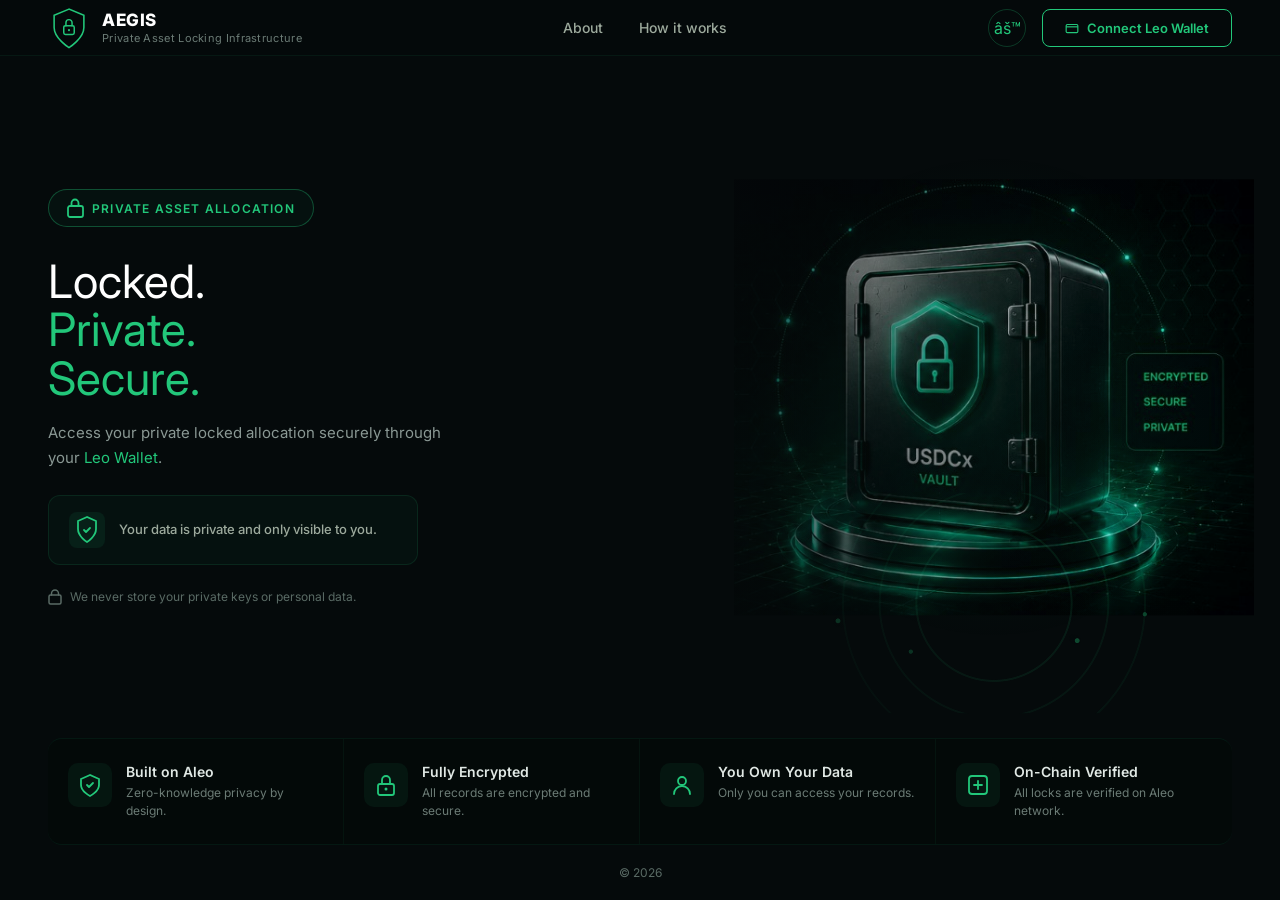
<file: index.html>
<!DOCTYPE html>
<html lang="en">
<head>
<meta charset="UTF-8">
<meta name="viewport" content="width=device-width, initial-scale=1.0, maximum-scale=1.0">
<title>AEGIS - Private Asset Locking Infrastructure</title>
<link rel="preconnect" href="https://fonts.googleapis.com">
<link href="https://fonts.googleapis.com/css2?family=Inter:wght@400;500;600;700;800;900&display=swap" rel="stylesheet">
<style>
*{margin:0;padding:0;box-sizing:border-box}
html{scrollbar-width:thin;scrollbar-color:#1a2a24 #050a0b}
body{background:#050a0b;color:#c8d1ce;font-family:"Inter",sans-serif;overflow-x:hidden;min-height:100vh;display:flex;flex-direction:column;-webkit-font-smoothing:antialiased}
a{text-decoration:none;color:inherit}

/* ====== HEADER DESKTOP ====== */
.hdr{display:flex;align-items:center;justify-content:space-between;padding:0 48px;height:56px;border-bottom:1px solid rgba(34,199,122,.08);background:rgba(5,10,11,.92);backdrop-filter:blur(10px);position:sticky;top:0;z-index:50}
.hdr-left{display:flex;align-items:center;gap:12px}
.hdr-logo{width:42px;height:42px;color:#22c77a;flex-shrink:0}
.hdr-logo svg{width:42px;height:48px;display:block}
.hdr-brand h1{font-size:17px;font-weight:800;color:#fff;letter-spacing:.5px;line-height:1.2}
.hdr-brand h1 span{color:#22c77a}
.hdr-brand p{font-size:11px;color:#6b7b75;letter-spacing:.3px}
.hdr-nav{display:flex;align-items:center;gap:36px}
.hdr-nav a{color:#9daa9d;font-size:14px;font-weight:500;transition:color .2s}
.hdr-nav a:hover{color:#22c77a}
.hdr-right{display:flex;align-items:center;gap:16px}
.hdr-gear{width:38px;height:38px;border:1px solid rgba(34,199,122,.25);border-radius:50%;display:flex;align-items:center;justify-content:center;color:#22c77a;font-size:16px;cursor:pointer;transition:border-color .2s}
.hdr-gear:hover{border-color:rgba(34,199,122,.5)}
.btn-connect{display:flex;align-items:center;gap:8px;padding:10px 22px;border:1.5px solid #22c77a;border-radius:8px;background:transparent;color:#22c77a;font-size:13px;font-weight:600;cursor:pointer;font-family:inherit;transition:all .2s}
.btn-connect:hover{background:rgba(34,199,122,.1)}

/* ====== HERO DESKTOP ====== */
.hero{position:relative;display:flex;align-items:stretch;flex:1;max-width:1400px;margin:0 auto;width:100%;overflow:hidden;min-height:480px}
.hero-bg{position:absolute;top:0;left:0;width:100%;height:100%;pointer-events:none;z-index:0;overflow:hidden}
.vault-wrapper{position:absolute;right:2%;top:50%;transform:translateY(-50%);width:min(42vw,520px);height:auto;z-index:1}
.vault-glow{position:absolute;top:50%;left:50%;transform:translate(-50%,-50%);width:120%;height:120%;background:radial-gradient(circle,rgba(34,199,122,.08) 0%,transparent 60%);pointer-events:none}
.vault-effects{position:absolute;inset:0;pointer-events:none}
.vault-effects::before{content:"";position:absolute;left:50%;top:72%;width:100%;height:min(18vw,220px);transform:translate(-50%,0);pointer-events:none;opacity:.6;background:radial-gradient(circle at 50% 50%,transparent 0 27%,rgba(34,199,122,.18) 27.3% 27.7%,transparent 28% 40%,rgba(34,199,122,.13) 40.3% 40.7%,transparent 41% 53%,rgba(34,199,122,.10) 53.3% 53.7%,transparent 54%),radial-gradient(circle at 20% 58%,rgba(34,199,122,.65) 0 2px,transparent 2.8px),radial-gradient(circle at 34% 72%,rgba(34,199,122,.55) 0 1.7px,transparent 2.5px),radial-gradient(circle at 66% 67%,rgba(34,199,122,.62) 0 2px,transparent 2.8px),radial-gradient(circle at 79% 55%,rgba(34,199,122,.55) 0 1.7px,transparent 2.5px);filter:drop-shadow(0 0 7px rgba(34,199,122,.18))}
.vault-image{width:100%;height:auto;object-fit:contain;mix-blend-mode:screen;opacity:.92;filter:saturate(1.05) contrast(1.02);display:block}
.hero-overlay{position:absolute;top:0;left:0;width:100%;height:100%;background:linear-gradient(to right,rgba(5,10,11,1) 0%,rgba(5,10,11,1) 30%,rgba(5,10,11,.95) 45%,rgba(5,10,11,.6) 60%,rgba(5,10,11,.15) 80%,transparent 95%);z-index:2}
.hero-content{position:relative;z-index:3;flex:0 0 50%;max-width:500px;padding:40px 40px 40px 48px;display:flex;flex-direction:column;justify-content:center}

/* ====== BADGE ====== */
.badge{display:inline-flex;align-items:center;gap:8px;padding:8px 18px;border:1px solid rgba(34,199,122,.35);border-radius:30px;font-size:12px;font-weight:600;color:#22c77a;letter-spacing:1.2px;margin-bottom:30px;background:rgba(34,199,122,.04);align-self:flex-start;white-space:nowrap}
.badge-lock{width:17px;height:20px;display:inline-flex;align-items:center;justify-content:center;flex-shrink:0;color:currentColor}
.badge-lock svg{width:17px;height:20px;display:block}

/* ====== HEADING ====== */
.heading{margin-bottom:18px;line-height:1.05}
.heading .w{font-size:46px;font-weight:400;color:#fff;display:block}
.heading .g{font-size:46px;font-weight:400;color:#22c77a;display:block}

/* ====== SUB ====== */
.sub{font-size:15px;color:#8a9894;line-height:1.7;margin-bottom:24px;max-width:400px}
.sub a{color:#22c77a}

/* ====== PRIVACY CARD ====== */
.priv-box{display:flex;align-items:center;gap:14px;background:rgba(34,199,122,.04);border:1px solid rgba(34,199,122,.12);border-radius:12px;padding:16px 20px;margin-bottom:18px;max-width:370px}
.priv-icon{width:36px;height:36px;background:rgba(34,199,122,.08);border-radius:8px;display:flex;align-items:center;justify-content:center;flex-shrink:0;color:#22c77a}
.priv-icon svg{width:24px;height:28px;display:block}
.priv-text{font-size:13px;color:#9daa9d;line-height:1.5;font-weight:500}

/* ====== PRIVACY NOTE ====== */
.privacy-note{display:flex;align-items:center;gap:8px;margin-top:6px;font-size:12px;color:#5a6b65}
.privacy-note svg{width:14px;height:16px;flex-shrink:0;color:#5a6b65}

/* ====== FEATURES DESKTOP ====== */
.features{display:grid;grid-template-columns:repeat(4,1fr);border-top:1px solid rgba(34,199,122,.08);border-bottom:1px solid rgba(34,199,122,.08);margin:0 48px;background:rgba(2,9,7,.4);border-radius:14px;overflow:hidden}
.f{padding:24px 20px;border-right:1px solid rgba(34,199,122,.06);display:flex;align-items:flex-start;gap:14px}
.f:last-child{border-right:none}
.fi{width:44px;height:44px;background:rgba(34,199,122,.07);border-radius:10px;display:flex;align-items:center;justify-content:center;flex-shrink:0;color:#22c77a}
.fi svg{width:24px;height:24px;display:block}
.f h3{font-size:14px;font-weight:600;color:#e0e8e4;margin-bottom:4px}
.f p{font-size:12px;color:#6b7b75;line-height:1.5}

/* ====== FOOTER DESKTOP ====== */
.ftr{padding:20px 48px;text-align:center;font-size:12px;color:#3e4e48;display:flex;align-items:center;justify-content:center;gap:16px;margin-top:auto}
.ftr .copy{color:#5a6b65}

/* ====================================================
   MOBILE â€” â‰¤600px
   ==================================================== */
@media screen and (max-width:600px){
  html,body{width:100%;max-width:100%;min-width:0;overflow-x:hidden}
  body{overflow-y:auto}

  /* HEADER */
  .hdr{padding:0 12px;height:52px;min-height:52px}
  .hdr-left{gap:6px;min-width:0;flex:1 1 0}
  .hdr-logo{width:28px;height:28px;flex-shrink:0}
  .hdr-logo svg{width:28px;height:32px}
  .hdr-brand{min-width:0;overflow:hidden}
  .hdr-brand h1{font-size:11px;letter-spacing:.2px;white-space:nowrap}
  .hdr-brand p{display:none}
  .hdr-nav{display:none}
  .hdr-right{gap:6px;flex-shrink:0}
  .hdr-gear{width:26px;height:26px;font-size:11px;border-width:1px}
  .btn-connect{padding:5px 8px;gap:3px;font-size:8px;border-radius:5px;white-space:nowrap;overflow:hidden}
  .btn-connect svg{width:10px;height:10px;flex-shrink:0}

  /* HERO â€” full-width block */
  .hero{display:block !important;min-height:0 !important;height:auto !important;flex:none !important;overflow:hidden !important;max-width:none !important;position:relative !important}

  /* Vault â€” RIGHT side, behind text */
  .hero-bg{position:absolute;top:0;left:0;right:0;bottom:0;z-index:1;overflow:hidden}
  .vault-wrapper{position:absolute;right:-18px;top:72px;width:165px;z-index:1;transform:none}
  .vault-glow{display:none}
  .vault-effects{display:none}
  .vault-image{width:100%;height:auto;mix-blend-mode:screen;opacity:.82;filter:brightness(1.12) contrast(1.06) saturate(1.08)}
  .hero-overlay{display:block;position:absolute;top:0;left:0;width:100%;height:100%;background:linear-gradient(to right,rgba(5,10,11,1) 0%,rgba(5,10,11,.98) 30%,rgba(5,10,11,.82) 50%,rgba(5,10,11,.45) 70%,rgba(5,10,11,.15) 90%,transparent 100%);z-index:2}

  /* Text column */
  .hero-content{position:relative;z-index:3;flex:none;width:100%;max-width:100%;padding:16px 16px 8px;display:flex;flex-direction:column}

  .badge{padding:5px 12px;font-size:7.5px;letter-spacing:.7px;margin-bottom:14px;border-radius:20px}
  .badge-lock{width:11px;height:13px}
  .badge-lock svg{width:11px;height:13px}

  .heading{margin-bottom:8px}
  .heading .w,.heading .g{font-size:26px;line-height:1.02}

  .sub{font-size:11px;line-height:1.45;margin-bottom:14px;max-width:190px}

  .priv-box{max-width:328px;padding:10px 12px;gap:10px;margin-bottom:10px;border-radius:10px}
  .priv-icon{width:26px;height:26px;border-radius:6px}
  .priv-icon svg{width:16px;height:20px}
  .priv-text{font-size:10.5px;line-height:1.35}

  .privacy-note{font-size:9px;margin-top:4px}
  .privacy-note svg{width:10px;height:12px}

  /* FEATURES â€” single column stacked rows */
  .features{display:flex !important;flex-direction:column !important;margin:8px 16px;border-radius:10px;gap:0 !important;grid-template-columns:none !important}
  .f{padding:10px 14px;gap:10px;align-items:center;border-right:none !important;border-bottom:1px solid rgba(34,199,122,.06);min-height:44px;grid-column:auto !important;grid-row:auto !important}
  .f:last-child{border-bottom:none}
  .fi{width:30px;height:30px;border-radius:7px;flex-shrink:0}
  .fi svg{width:16px;height:16px}
  .f h3{font-size:11px;margin-bottom:0;white-space:nowrap}
  .f p{font-size:9px;line-height:1.25}

  /* FOOTER */
  .ftr{padding:12px 16px 16px;font-size:10px}
}

/* ====== 360px TWEAKS ====== */
@media screen and (max-width:380px){
  .vault-wrapper{
    position:absolute !important;
    width:200px !important;
    right:40px !important;
    top:-30px !important;
    bottom:auto !important;
    z-index:3;
    transform:none !important;
  }

  .heading .w,.heading .g{
    font-size:24px;
  }

  .sub{
    font-size:10px;
    max-width:175px;
  }
}

/* ====== 375â€“414px ====== */
@media screen and (min-width:361px) and (max-width:600px){
  .vault-wrapper{
    position:absolute !important;
    width:180px !important;
    right:35px !important;
    top:20px !important;
    bottom:auto !important;
    transform:none !important;
  }

  .heading .w,
  .heading .g{
    font-size:29px;
    line-height:1.05;
  }

  .sub{
    max-width:200px;
    font-size:12px;
    line-height:1.45;
  }

 .priv-text{
  font-size:12px;
  white-space:nowrap;
}

.priv-box{
  width:calc(100% + 8px);
  max-width:none;
}

.privacy-note{
  font-size:12px;
  line-height:1.4;
}

  .f h3{
    font-size:17px;
  }

  .f p{
    font-size:13px;
    line-height:1.3;
  }
.features{
  background:#03120f;
  border:1px solid rgba(0,230,150,.28);
  border-radius:18px;
  padding:6px 0;
  box-shadow:0 0 18px rgba(0,230,150,.06);
}

.f + .f{
  border-top:1px solid rgba(0,230,150,.12);
}
/* Ù†Ù‚Ø§Ø· Ù…ØªÙˆÙ‡Ø¬Ø© Ø­ÙˆÙ„ Ø§Ù„Ø®Ø²Ù†Ø© */
.vault-wrapper{
  overflow:visible;
}

.vault-wrapper::before,
.vault-wrapper::after{
  content:"";
  position:absolute;
  border-radius:50%;
  pointer-events:none;
  background:#16e7a3;
  filter:drop-shadow(0 0 5px rgba(22,231,163,.9));
  animation:vaultDots 2.8s ease-in-out infinite alternate;
}

.vault-wrapper::before{
  width:5px;
  height:5px;
  top:18px;
  left:-14px;
  box-shadow:
    30px -20px 0 -1px #0b9f75,
    175px -8px 0 1px #1cf0af,
    205px 55px 0 -1px #0acb8c,
    185px 140px 0 0 #15e4a0,
    15px 180px 0 -1px #0ab67e,
    -20px 105px 0 1px #20f5b4;
}

.vault-wrapper::after{
  width:3px;
  height:3px;
  top:48px;
  left:8px;
  opacity:.8;
  box-shadow:
    45px -30px 0 0 #1cf0af,
    155px 18px 0 -1px #0b9f75,
    215px 95px 0 0 #16e7a3,
    130px 175px 0 1px #0acb8c,
    -12px 145px 0 0 #1cf0af;
}

@keyframes vaultDots{
  from{opacity:.45}
  to{opacity:1}
}
}

/* ====== TABLET LANDSCAPE ====== */
@media screen and (min-width:601px) and (max-width:900px){
  .vault-wrapper{width:min(38vw,420px);right:0}
  .features{margin:0 20px}
  .hdr{padding:0 20px}
  .hero-content{padding:30px 24px 30px 32px}
}
</style>
</head>
<body>

<header class="hdr">
  <div class="hdr-left">
    <div class="hdr-logo" aria-label="AEGIS logo">
      <svg viewBox="0 0 48 54" fill="none">
        <path d="M24 2L7 9v14c0 12.5 17 23 17 23s17-10.5 17-23V9L24 2Z" stroke="currentColor" stroke-width="1.8"/>
        <rect x="18" y="21" width="12" height="10" rx="2" stroke="currentColor" stroke-width="1.7"/>
        <path d="M20.5 21v-3.5a3.5 3.5 0 0 1 7 0V21" stroke="currentColor" stroke-width="1.7" stroke-linecap="round"/>
        <circle cx="24" cy="26" r="1.2" fill="currentColor"/>
      </svg>
    </div>
    <div class="hdr-brand">
      <h1>AEGIS</h1>
      <p>Private Asset Locking Infrastructure</p>
    </div>
  </div>
  <nav class="hdr-nav">
    <a href="index.html">About</a>
    <a href="page2.html">How it works</a>
  </nav>
  <div class="hdr-right">
    <div class="hdr-gear">âš™</div>
    <button id="connectWalletButton" class="btn-connect" type="button">
      <svg width="14" height="14" viewBox="0 0 24 24" fill="none" stroke="currentColor" stroke-width="2"><rect x="2" y="6" width="20" height="14" rx="2"/><path d="M2 10h20"/></svg>
      Connect Leo Wallet
    </button>
  </div>
</header>

<section class="hero">
  <div class="hero-bg" aria-hidden="true">
    <div class="vault-wrapper">
      <div class="vault-glow"></div>
      <div class="vault-effects"></div>
      <img class="vault-image" src="[data-uri]" alt="AEGIS Vault — Private, Encrypted, Secure">
    </div>
    <div class="hero-overlay"></div>
  </div>

  <div class="hero-content">
    <div class="badge">
      <div class="badge-lock">
        <svg viewBox="0 0 17 20" fill="none"><rect x="1" y="8" width="15" height="11" rx="2" stroke="currentColor" stroke-width="1.8"/><path d="M4.5 8V5a3.5 3.5 0 0 1 7 0v3" stroke="currentColor" stroke-width="1.8" stroke-linecap="round"/></svg>
      </div>
      PRIVATE ASSET ALLOCATION
    </div>

    <div class="heading">
      <span class="w">Locked.</span>
      <span class="g">Private.</span>
      <span class="g">Secure.</span>
    </div>

    <p class="sub">Access your private locked allocation securely through your <a href="#">Leo Wallet</a>.</p>

    <div class="priv-box">
      <div class="priv-icon">
        <svg viewBox="0 0 24 28" fill="none"><path d="M12 1L3 5v8c0 7.5 9 13 9 13s9-5.5 9-13V5L12 1Z" stroke="currentColor" stroke-width="1.8"/><path d="M9 14l2 2 4-4" stroke="currentColor" stroke-width="1.8" stroke-linecap="round" stroke-linejoin="round"/></svg>
      </div>
      <div class="priv-text">Your data is private and only visible to you.</div>
    </div>

    <div class="privacy-note">
      <svg viewBox="0 0 14 16" fill="none"><rect x="1" y="6" width="12" height="9" rx="1.5" stroke="currentColor" stroke-width="1.5"/><path d="M3.5 6V4.5a3.5 3.5 0 0 1 7 0V6" stroke="currentColor" stroke-width="1.5" stroke-linecap="round"/></svg>
      We never store your private keys or personal data.
    </div>
  </div>
</section>

<div class="features">
  <div class="f">
    <div class="fi">
      <svg viewBox="0 0 24 24" fill="none"><path d="M12 2L3 6v6c0 6.5 9 11 9 11s9-4.5 9-11V6L12 2Z" stroke="currentColor" stroke-width="1.8"/><path d="M9 12l2 2 4-4" stroke="currentColor" stroke-width="1.8" stroke-linecap="round" stroke-linejoin="round"/></svg>
    </div>
    <div><h3>Built on Aleo</h3><p>Zero-knowledge privacy by design.</p></div>
  </div>
  <div class="f">
    <div class="fi">
      <svg viewBox="0 0 24 24" fill="none"><rect x="4" y="11" width="16" height="11" rx="2" stroke="currentColor" stroke-width="1.8"/><path d="M8 11V7a4 4 0 0 1 8 0v4" stroke="currentColor" stroke-width="1.8"/><circle cx="12" cy="16" r="1.5" fill="currentColor"/></svg>
    </div>
    <div><h3>Fully Encrypted</h3><p>All records are encrypted and secure.</p></div>
  </div>
  <div class="f">
    <div class="fi">
      <svg viewBox="0 0 24 24" fill="none"><circle cx="12" cy="8" r="4" stroke="currentColor" stroke-width="1.8"/><path d="M4 21c0-4.4 3.6-8 8-8s8 3.6 8 8" stroke="currentColor" stroke-width="1.8" stroke-linecap="round"/></svg>
    </div>
    <div><h3>You Own Your Data</h3><p>Only you can access your records.</p></div>
  </div>
  <div class="f">
    <div class="fi">
      <svg viewBox="0 0 24 24" fill="none"><rect x="3" y="3" width="18" height="18" rx="3" stroke="currentColor" stroke-width="1.8"/><path d="M8 12h8M12 8v8" stroke="currentColor" stroke-width="1.8" stroke-linecap="round"/></svg>
    </div>
    <div><h3>On-Chain Verified</h3><p>All locks are verified on Aleo network.</p></div>
  </div>
</div>

<footer class="ftr">
  <span class="copy">&copy; 2026</span>
</footer>

<script src="./leo-wallet.bundle.js"></script>
</body>
</html>
</file>
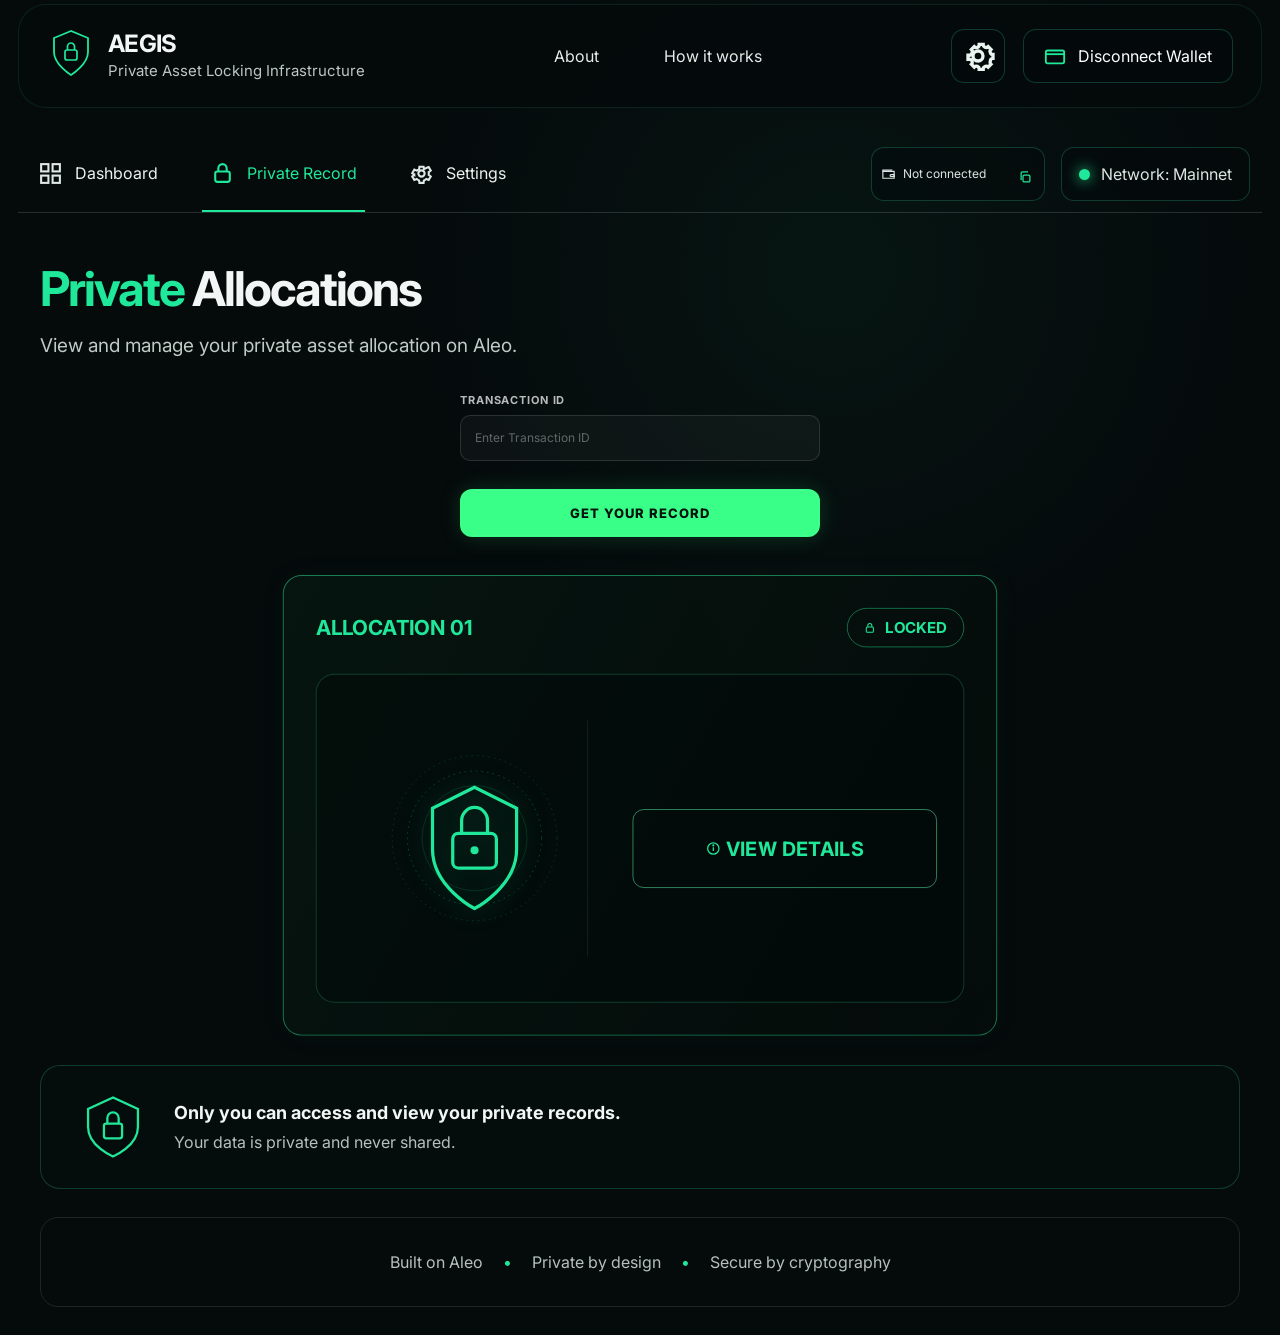
<file: page2.html>
<!doctype html>
<html lang="en">
<head>
<meta charset="utf-8">
<meta name="viewport" content="width=device-width,initial-scale=1">
<title>Private Allocations | AEGIS</title>

<link rel="preconnect" href="https://fonts.googleapis.com">
<link href="https://fonts.googleapis.com/css2?family=Inter:wght@400;500;600;700;800&display=swap" rel="stylesheet">

<link rel="stylesheet" href="app.css">

<style>

/* =========================================================
   PAGE 2 OVERRIDES
   ========================================================= */

body {
  overflow-x: hidden;
}

/* =========================================================
   WALLET ADDRESS
   Shows approximately 10–15 characters + copy button
   ========================================================= */

.wallet-chip {
  width: auto !important;
  min-width: 155px !important;
  max-width: 190px !important;

  padding: 7px 9px !important;
  gap: 7px !important;

  display: inline-flex !important;
  align-items: center !important;
}

.wallet-chip span[data-wallet] {
  display: block !important;

  width: 105px !important;
  max-width: 105px !important;

  overflow: hidden !important;
  white-space: nowrap !important;
  text-overflow: ellipsis !important;

  font-size: 12px !important;
  line-height: 1.2 !important;
}

.wallet-chip button {
  flex: 0 0 auto !important;
  padding: 2px !important;

  width: 20px !important;
  height: 20px !important;
}

/* =========================================================
   TRANSACTION ID
   ========================================================= */

.transaction-id-wrap {
  width: min(360px, 90%) !important;

  margin: 28px auto 0 !important;
}

.transaction-id-wrap label {
  display: block !important;

  margin-bottom: 8px !important;

  font-family: Inter, sans-serif !important;
  font-size: 11px !important;
  font-weight: 700 !important;

  letter-spacing: .08em !important;
  text-transform: uppercase !important;

  color: rgba(255,255,255,.72) !important;
}

.transaction-id-wrap input {
  width: 100% !important;
  height: 46px !important;

  box-sizing: border-box !important;

  padding: 0 14px !important;

  background: rgba(255,255,255,.035) !important;
  color: #fff !important;

  border: 1px solid rgba(255,255,255,.12) !important;
  border-radius: 10px !important;

  outline: none !important;

  font-family: Inter, sans-serif !important;
  font-size: 12px !important;

  transition:
    border-color .18s ease,
    box-shadow .18s ease,
    background .18s ease !important;
}

.transaction-id-wrap input::placeholder {
  color: rgba(255,255,255,.35) !important;
}

.transaction-id-wrap input:focus {
  border-color: rgba(57,255,136,.65) !important;

  background: rgba(57,255,136,.025) !important;

  box-shadow:
    0 0 18px rgba(57,255,136,.08) !important;
}

/* =========================================================
   GET YOUR RECORD
   GREEN + CENTERED
   ========================================================= */

.get-record-wrap {
  width: 100% !important;

  display: flex !important;
  justify-content: center !important;
  align-items: center !important;

  margin: 28px auto 0 !important;
}

.get-record-btn {
  display: flex !important;

  align-items: center !important;
  justify-content: center !important;

  width: min(360px, 90%) !important;
  min-height: 48px !important;

  margin: 0 auto !important;

  background: #39ff88 !important;
  color: #06130c !important;

  border: 1px solid rgba(57,255,136,.8) !important;
  border-radius: 12px !important;

  font-family: Inter, sans-serif !important;
  font-size: 13px !important;
  font-weight: 800 !important;

  letter-spacing: .08em !important;

  cursor: pointer !important;

  box-shadow:
    0 0 22px rgba(57,255,136,.16),
    inset 0 0 0 1px rgba(255,255,255,.05) !important;

  transition:
    transform .18s ease,
    box-shadow .18s ease,
    background .18s ease !important;
}

.get-record-btn:hover {
  background: #55ff99 !important;

  box-shadow:
    0 0 30px rgba(57,255,136,.28),
    inset 0 0 0 1px rgba(255,255,255,.08) !important;

  transform: translateY(-1px);
}

.get-record-btn:active {
  transform: translateY(0);
}

.get-record-btn:disabled {
  opacity: .65;
  cursor: wait;
  transform: none;
}

/* =========================================================
   ALLOCATION CARD
   Smaller + lower
   ========================================================= */

.record-card {
  width: min(760px, 92%) !important;

  margin: 38px auto 0 !important;

  transform: scale(.94);
  transform-origin: top center;
}

.record-card .card-head,
.record-card .record-grid {
  width: 100%;
}

/* Smaller vault */

.record-card .seal {
  transform: scale(.86);
}

/* =========================================================
   AMOUNT LINE
   Everything stays on ONE LINE
   ========================================================= */

.summary-value {
  white-space: nowrap !important;

  display: inline-flex !important;
  align-items: center !important;
}

/* =========================================================
   TICKET REFERENCE
   Move to RIGHT side
   ========================================================= */

.record-grid {
  position: relative;
}

.summary {
  position: relative;
}

/* Ticket block */

.summary > div:nth-child(2) {
  text-align: right !important;
}

.summary > div:nth-child(2) .summary-label,
.summary > div:nth-child(2) .ticket {
  text-align: right !important;
}

/* =========================================================
   MOBILE
   ========================================================= */

@media (max-width: 700px) {

  .wallet-chip {
    min-width: 155px !important;
    max-width: 180px !important;

    padding: 6px 8px !important;
  }

  .wallet-chip span[data-wallet] {
    width: 105px !important;
    max-width: 105px !important;

    font-size: 11px !important;
  }

  .transaction-id-wrap {
    width: min(330px, 92%) !important;

    margin-top: 24px !important;
  }

  .get-record-wrap {
    margin-top: 24px !important;
  }

  .get-record-btn {
    width: min(330px, 92%) !important;
    min-height: 46px !important;
  }

  .record-card {
    width: 94% !important;

    margin-top: 32px !important;

    transform: scale(.91);
  }

  .record-card .seal {
    transform: scale(.76);
  }

}

</style>

<style>

/* =========================================================
   PAGE 2 — CLEAN RECORD INFORMATION LAYOUT
   ========================================================= */

.record-card .summary {
  width: 100% !important;
  min-width: 0 !important;
  display: flex !important;
  flex-direction: column !important;
  align-items: stretch !important;
  justify-content: center !important;
}

.record-card .record-mini {
  width: 100% !important;
  max-width: 100% !important;
  min-width: 0 !important;
  margin: 0 !important;
  padding: 0 !important;
  text-align: left !important;
}

.record-card .record-mini-title {
  width: 100% !important;
  margin: 0 0 18px !important;
  text-align: left !important;
  white-space: nowrap !important;
}

.record-card .record-mini-grid {
  width: 100% !important;
  max-width: 100% !important;
  display: flex !important;
  flex-direction: column !important;
  gap: 12px !important;
  margin: 0 !important;
}

.record-card .record-mini-grid > div {
  width: 100% !important;
  min-width: 0 !important;
  display: flex !important;
  align-items: baseline !important;
  justify-content: space-between !important;
  gap: 18px !important;
  box-sizing: border-box !important;
}

.record-card .record-mini-grid > div > span {
  flex: 0 0 auto !important;
  white-space: nowrap !important;
  text-align: left !important;
}

.record-card .record-mini-grid > div > strong {
  flex: 1 1 auto !important;
  min-width: 0 !important;
  text-align: right !important;
  overflow-wrap: anywhere !important;
  word-break: break-word !important;
  font-weight: normal !important;
}

.record-card .record-mini-description {
  width: 100% !important;
  margin-top: 16px !important;
  text-align: left !important;
  line-height: 1.5 !important;
}

.record-card [data-view-details],
.record-card .view-details-btn,
.record-card .details-btn {
  width: 100% !important;
  max-width: 100% !important;
  margin-top: 22px !important;
}

.record-card {
  overflow: hidden !important;
}

@media (max-width: 700px) {

  .record-card .record-mini-grid > div {
    align-items: flex-start !important;
    flex-direction: column !important;
    gap: 3px !important;
  }

  .record-card .record-mini-grid > div > strong {
    width: 100% !important;
    text-align: left !important;
  }

  .record-card .record-mini-title {
    white-space: normal !important;
  }

}

</style>

</head>

<body>

<div class="shell">

<header class="topbar">

<a class="brand" href="index.html">

<span class="brand-mark">

<svg viewBox="0 0 48 54" fill="none">

<path
d="M24 2 7 9v14c0 12.5 17 23 17 23s17-10.5 17-23V9L24 2Z"
stroke="currentColor"
stroke-width="1.8"/>

<rect
x="18"
y="21"
width="12"
height="10"
rx="2"
stroke="currentColor"
stroke-width="1.7"/>

<path
d="M20.5 21v-3.5a3.5 3.5 0 0 1 7 0V21"
stroke="currentColor"
stroke-width="1.7"/>

</svg>

</span>

<span>

<h1>AEGIS</h1>

<p>Private Asset Locking Infrastructure</p>

</span>

</a>

<nav class="links">

<a href="index.html">About</a>

<a href="#">How it works</a>

</nav>

<div class="top-actions">

<button class="icon-btn" aria-label="Settings">

<svg
viewBox="0 0 24 24"
fill="none"
stroke="currentColor"
stroke-width="2">

<circle cx="12" cy="12" r="3"/>

<path
d="M19.4 15a1.7 1.7 0 0 0 .34 1.88l.06.06-1.7 1.7-.06-.06a1.7 1.7 0 0 0-1.88-.34 1.7 1.7 0 0 0-1.04 1.56V20h-2.4v-.2a1.7 1.7 0 0 0-1.04-1.56 1.7 1.7 0 0 0-1.88.34l-.06.06-1.7-1.7.06-.06A1.7 1.7 0 0 0 8.44 15a1.7 1.7 0 0 0-1.56-1.04H6v-2.4h.88A1.7 1.7 0 0 0 8.44 10a1.7 1.7 0 0 0-.34-1.88l-.06-.06 1.7-1.7.06.06A1.7 1.7 0 0 0 12.72 5.2V5h2.4v.2a1.7 1.7 0 0 0 1.04 1.56 1.7 1.7 0 0 0 1.88-.34l.06-.06 1.7 1.7-.06.06A1.7 1.7 0 0 0 19.4 10c.2.63.79 1.04 1.45 1.04H21v2.4h-.15A1.7 1.7 0 0 0 19.4 15Z"/>

</svg>

</button>

<button class="wallet-btn" data-disconnect>

<svg
viewBox="0 0 24 24"
fill="none"
stroke="currentColor"
stroke-width="2">

<rect x="2" y="6" width="20" height="14" rx="2"/>
<path d="M2 10h20"/>

</svg>

Disconnect Wallet

</button>

</div>

</header>

<div class="subnav">

<div class="tabs">

<a class="tab" href="#">

<svg
viewBox="0 0 24 24"
fill="none"
stroke="currentColor"
stroke-width="2">

<rect x="3" y="3" width="7" height="7"/>
<rect x="14" y="3" width="7" height="7"/>
<rect x="3" y="14" width="7" height="7"/>
<rect x="14" y="14" width="7" height="7"/>

</svg>

Dashboard

</a>

<a class="tab active" href="page2.html">

<svg
viewBox="0 0 24 24"
fill="none"
stroke="currentColor"
stroke-width="2">

<rect x="5" y="10" width="14" height="10" rx="2"/>
<path d="M8 10V7a4 4 0 0 1 8 0v3"/>

</svg>

Private Record

</a>

<a class="tab" href="#">

<svg
viewBox="0 0 24 24"
fill="none"
stroke="currentColor"
stroke-width="2">

<circle cx="12" cy="12" r="3"/>

<path
d="M19 12a7 7 0 0 0-.12-1.28l2-1.55-2-3.46-2.35.95a7 7 0 0 0-2.2 1.28l-.33-2.38h-4l-.33 2.38a7 7 0 0 0-2.2 1.28l-2.35-.95-2 3.46 2 1.55A7 7 0 0 0 5 12c0 .44.04.87.12 1.28l-2 1.55 2 3.46 2.35-.95a7 7 0 0 0 2.2 1.28L10 21h4l.33-2.38a7 7 0 0 0 2.2-1.28l2.35.95 2-3.46-2-1.55c.08-.41.12-.84.12-1.28Z"/>

</svg>

Settings

</a>

</div>

<div class="status">

<div class="wallet-chip">

<svg
viewBox="0 0 24 24"
fill="none"
stroke="currentColor"
stroke-width="1.8"
width="15"
height="15">

<path d="M3 7h18v11H3z"/>
<path d="M3 7V5h15"/>
<path d="M16 12h5v3h-5a1.5 1.5 0 0 1 0-3Z"/>

</svg>

<span data-wallet>Not connected</span>

<button
data-copy
aria-label="Copy wallet address">

<svg
viewBox="0 0 24 24"
fill="none"
stroke="currentColor"
stroke-width="2"
width="15"
height="15">

<rect x="8" y="8" width="11" height="11" rx="2"/>
<path d="M5 16V5a2 2 0 0 1 2-2h9"/>

</svg>

</button>

</div>

<div class="network-chip">

<i class="dot"></i>

Network: Mainnet

</div>

</div>

</div>

<main>

<div class="heading-row">

<div>

<h2 class="eyebrow">

<span class="accent">Private</span> Allocations

</h2>

<p class="intro">
View and manage your private asset allocation on Aleo.
</p>

</div>

</div>

<!-- =====================================================
     TRANSACTION ID
     ===================================================== -->

<div class="transaction-id-wrap">

<label for="transaction-id">
TRANSACTION ID
</label>

<input
id="transaction-id"
type="text"
placeholder="Enter Transaction ID"
autocomplete="off"
spellcheck="false"
>

</div>

<!-- =====================================================
     GET YOUR RECORD
     ===================================================== -->

<div class="get-record-wrap">

<button
class="get-record-btn"
data-get-record
type="button">

<span>GET YOUR RECORD</span>

</button>

</div>

<!-- =====================================================
     ALLOCATION CARD
     ===================================================== -->

<section
class="record-card"
data-allocation-card
data-program="vusdc_transaction.aleo">

<div class="card-head">

<strong
class="allocation"
data-allocation-number>

ALLOCATION 01

</strong>

<span class="pill">

<svg
viewBox="0 0 24 24"
fill="none"
stroke="currentColor"
stroke-width="2"
width="13"
height="13">

<rect x="5" y="10" width="14" height="10" rx="2"/>
<path d="M8 10V7a4 4 0 0 1 8 0v3"/>

</svg>

LOCKED

</span>

</div>

<div class="record-grid">

<div class="seal">

<svg viewBox="0 0 230 250" fill="none">

<circle
cx="115"
cy="125"
r="102"
stroke="currentColor"
opacity=".22"
stroke-dasharray="2 5"/>

<circle
cx="115"
cy="125"
r="83"
stroke="currentColor"
opacity=".32"
stroke-dasharray="2 5"/>

<circle
cx="115"
cy="125"
r="65"
stroke="currentColor"
opacity=".18"/>

<path
d="M115 62 63 88v51c0 46 52 73 52 73s52-27 52-73V88l-52-26Z"
stroke="currentColor"
stroke-width="4"/>

<rect
x="88"
y="119"
width="54"
height="43"
rx="7"
stroke="currentColor"
stroke-width="4"/>

<path
d="M99 119V103a16 16 0 0 1 32 0v16"
stroke="currentColor"
stroke-width="4"/>

<circle
cx="115"
cy="140"
r="5"
fill="currentColor"/>

</svg>

</div>

<div class="summary">

<!-- =====================================================
     RECORD INFO
     ===================================================== -->

<div
class="record-mini"
data-record-mini
hidden>

<div class="record-mini-title">
Record Found
</div>

<div class="record-mini-grid">

<div>

<span>Program</span>

<strong data-mini-program>
vusdc_transaction.aleo
</strong>

</div>

<div>

<span>Status</span>

<strong data-mini-status>
LOCKED
</strong>

</div>

</div>

<div class="record-mini-note">
Private record loaded. Details remain protected.
</div>

</div>

<!-- =====================================================
     VIEW DETAILS
     ===================================================== -->

<button
class="details-btn"
data-details
type="button">

<svg
viewBox="0 0 24 24"
fill="none"
stroke="currentColor"
stroke-width="2"
width="16"
height="16">

<circle cx="12" cy="12" r="9"/>

<path d="M12 10v6"/>

<circle
cx="12"
cy="7"
r=".7"
fill="currentColor"/>

</svg>

VIEW DETAILS

</button>

</div>

</div>

</section>

<!-- =====================================================
     PRIVACY NOTICE
     ===================================================== -->

<section class="notice">

<svg viewBox="0 0 60 60" fill="none">

<path
d="M30 4 8 14v16c0 17 22 26 22 26s22-9 22-26V14L30 4Z"
stroke="currentColor"
stroke-width="2"/>

<rect
x="22"
y="27"
width="16"
height="13"
rx="2"
stroke="currentColor"
stroke-width="2"/>

<path
d="M25 27v-5a5 5 0 0 1 10 0v5"
stroke="currentColor"
stroke-width="2"/>

</svg>

<div>

<h3>
Only you can access and view your private records.
</h3>

<p>
Your data is private and never shared.
</p>

</div>

</section>

<footer class="footer">

Built on Aleo
<i>•</i>
Private by design
<i>•</i>
Secure by cryptography

</footer>

</main>

</div>

<script src="leo-wallet.bundle.js"></script>
<script src="app.js"></script>

<script>

/* =========================================================
   GET YOUR RECORD
   ========================================================= */

document
.querySelectorAll('[data-get-record]')
.forEach(button => {

  button.addEventListener(
    'click',
    async () => {

      if (
        typeof window.getYourRecord !==
        'function'
      ) {

        console.error(
          'AEGIS: getYourRecord() is not available.'
        );

        return;
      }

      const original =
        button.innerHTML;

      button.disabled = true;

      button.innerHTML =
        '<span>GETTING RECORD...</span>';

      try {

        const records =
          await window.getYourRecord();

        console.log(
          'AEGIS: Page 2 records:',
          records
        );

        if (
          !Array.isArray(records) ||
          records.length === 0
        ) {

          console.log(
            'AEGIS: No allocation records found.'
          );

          button.innerHTML =
            '<span>NO RECORD FOUND</span>';

          setTimeout(() => {

            button.innerHTML =
              original;

            button.disabled = false;

          }, 1800);

          return;
        }

        const record =
          records[0];

        console.log(
          'AEGIS: Selected record:',
          record
        );

        const number =
          record?.allocationNumber || 1;

        /*
         * Amount and asset are taken ONLY
         * from the actual returned record.
         *
         * The current LockedRecord does not
         * contain amount or token, so these
         * remain empty.
         */

        const amount =
          record?.amount ??
          record?.display_amount ??
          record?.microAmount ??
          record?.value ??
          '';

        const token =
          record?.token ??
          record?.tokenSymbol ??
          record?.asset ??
          record?.claimableToken ??
          '';

        const status =
          record?.status || 'LOCKED';

        /* Allocation number */

        const allocationLabel =
          document.querySelector(
            '[data-allocation-number]'
          );

        if (allocationLabel) {

          allocationLabel.textContent =
            `ALLOCATION ${String(number).padStart(2, '0')}`;

        }

        /* Asset / Token */

        const tokenElement =
          document.querySelector(
            '[data-token-symbol]'
          );

        if (tokenElement) {

          tokenElement.textContent =
            token
              ? String(token)
              : '—';

        }

        /* Record mini */

        const mini =
          document.querySelector(
            '[data-record-mini]'
          );

        if (mini) {

          mini.hidden = false;

        }

        const miniProgram =
          document.querySelector(
            '[data-mini-program]'
          );

        if (miniProgram) {

          miniProgram.textContent =
            record?.program ||
            'vusdc_transaction.aleo';

        }

        const miniStatus =
          document.querySelector(
            '[data-mini-status]'
          );

        if (miniStatus) {

          miniStatus.textContent =
            String(status)
              .replace(/u32$/i, '')
              .toUpperCase();

        }

        /*
         * IMPORTANT:
         *
         * DO NOT overwrite
         * sessionStorage.usdcxSelectedRecord
         * here.
         *
         * app.js already stored the ORIGINAL
         * raw LockedRecord:
         *
         * {
         *   id,
         *   owner,
         *   program_id,
         *   recordName,
         *   data: {
         *     claim_route,
         *     locked_end,
         *     status,
         *     _version
         *   }
         * }
         *
         * Page 3 must receive that exact record.
         */

        console.log(
          'AEGIS: Raw LockedRecord preserved for Page 3.'
        );

        /* Save Transaction ID only if entered */

        const transactionInput =
          document.querySelector(
            '#transaction-id'
          );

        if (transactionInput) {

          const transactionId =
            transactionInput.value.trim();

          if (transactionId) {

            sessionStorage.setItem(
              'usdcxTransactionId',
              transactionId
            );

          }

        }

        /* Success */

        button.innerHTML =
          '<span>RECORD FOUND</span>';

        setTimeout(() => {

          button.innerHTML =
            original;

          button.disabled = false;

        }, 1400);

      } catch (error) {

        console.error(
          'AEGIS: GET YOUR RECORD failed:',
          error
        );

        button.innerHTML =
          '<span>GET RECORD FAILED</span>';

        setTimeout(() => {

          button.innerHTML =
            original;

          button.disabled = false;

        }, 1800);

      }

    }
  );

});

/* =========================================================
   VIEW DETAILS

   IMPORTANT:
   app.js already owns the [data-details]
   listener and checks that the raw record
   exists before opening Page 3.

   Therefore Page 2 does NOT add another
   View Details listener here.
   ========================================================= */


/* =========================================================
   RESTORE TRANSACTION ID
   ========================================================= */

try {

  const savedTransactionId =
    sessionStorage.getItem(
      'usdcxTransactionId'
    );

  const transactionInput =
    document.querySelector(
      '#transaction-id'
    );

  if (
    savedTransactionId &&
    transactionInput
  ) {

    transactionInput.value =
      savedTransactionId;

  }

} catch (error) {

  console.warn(
    'AEGIS: Could not restore Transaction ID:',
    error
  );

}

</script>

</body>
</html>
</file>
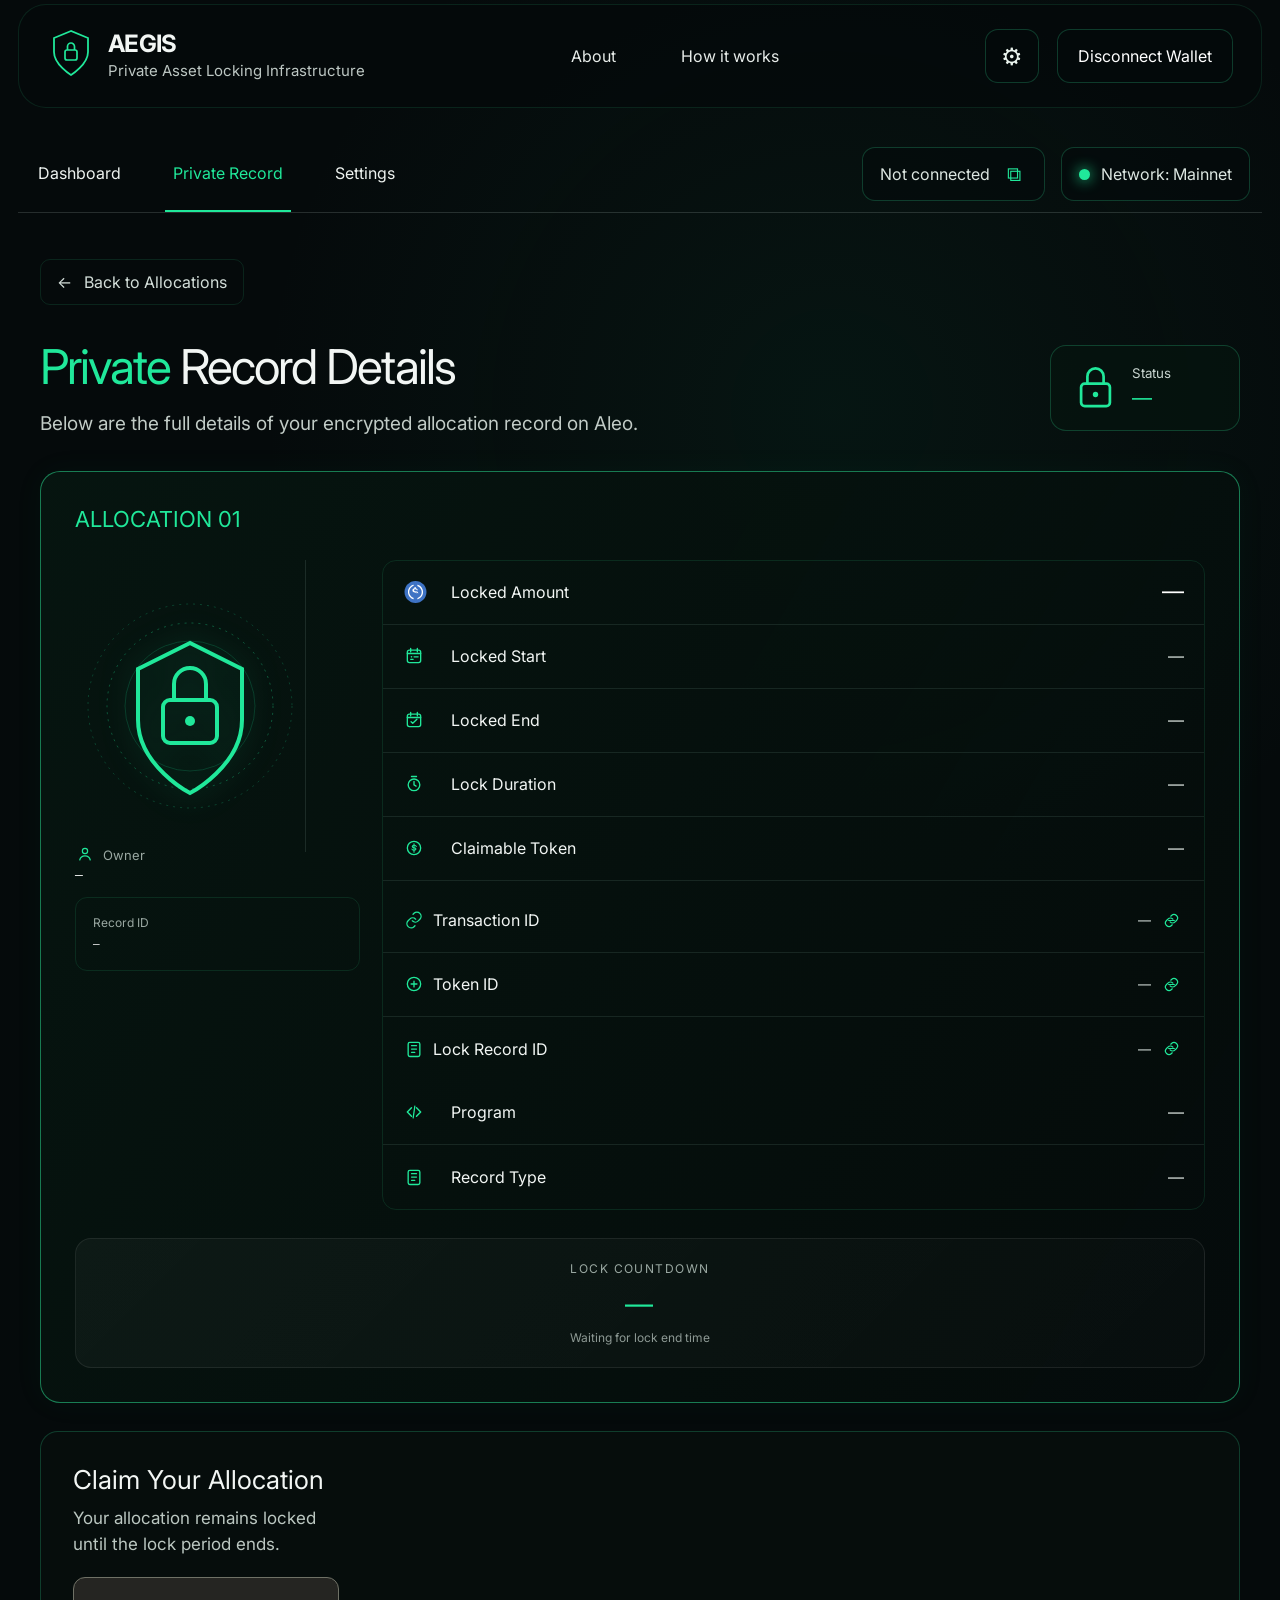
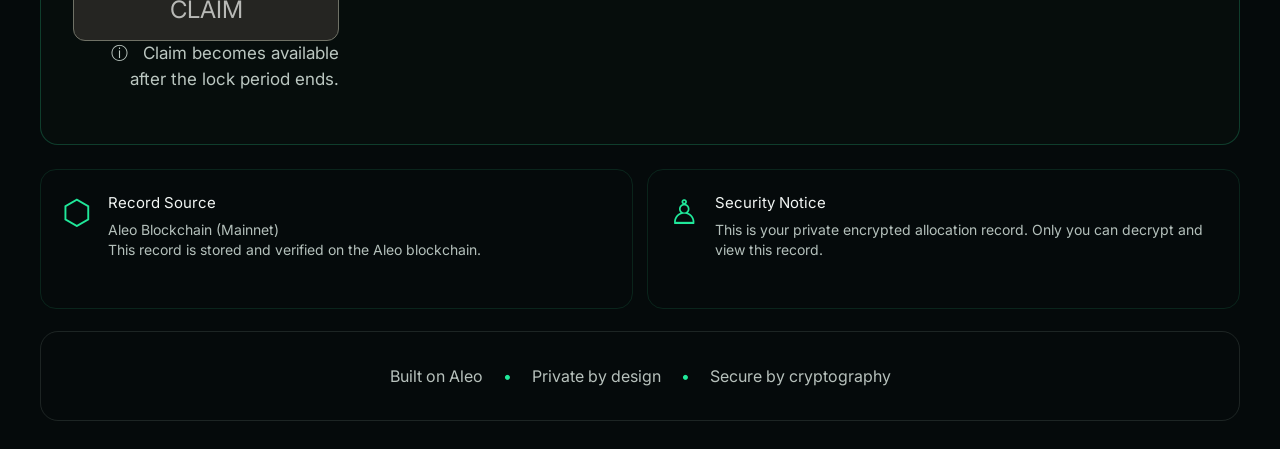
<file: page3.html>
<!doctype html>
<html lang="en">
<head>

<meta charset="utf-8">
<meta name="viewport" content="width=device-width,initial-scale=1">

<title>Private Record Details | AEGIS</title>

<link rel="preconnect" href="https://fonts.googleapis.com">
<link href="https://fonts.googleapis.com/css2?family=Inter:wght@400;500;600;700&display=swap" rel="stylesheet">

<link rel="stylesheet" href="app.css">

<style>

.page3-value {
  word-break: break-word;
}

.record-id-value {
  font-family: monospace;
  word-break: break-all;
}

main,
main h1,
main h2,
main h3,
main h4,
main p,
main span,
main b,
main strong,
main small,
main button {
  font-weight: 400;
}

.rows .row b {
  font-weight: 400 !important;
}

.lock-status strong {
  font-weight: 400 !important;
}

.card-head .allocation {
  font-weight: 400 !important;
}

.field-icon {
  width: 22px;
  height: 22px;
  min-width: 22px;
  display: inline-flex;
  align-items: center;
  justify-content: center;
  color: var(--green);
}

.field-icon svg {
  width: 20px;
  height: 20px;
  display: block;
}

.amount-usdc-logo {
  width: 22px;
  height: 22px;
  min-width: 22px;
  flex: 0 0 22px;
  display: block;
}

.amount-value {
  color: #ffffff !important;
  font-size: 22px !important;
  font-weight: 400 !important;
  line-height: 1.25;
}

.record-visual-column {
  display: flex;
  flex-direction: column;
  align-items: flex-start;
}

.owner-beside-image {
  display: flex;
  flex-direction: column;
  align-items: flex-start;
  justify-content: flex-start;
  gap: 0;
  margin-top: -8px;
  color: #b4c0bb;
  font-size: 13px;
  line-height: 1.4;
  white-space: normal;
  width: 100%;
}

.owner-beside-image .field-icon {
  width: 20px;
  height: 20px;
  min-width: 20px;
  display: inline-flex;
  margin: 0 0 2px 0;
}

.owner-beside-image .field-icon svg {
  width: 18px;
  height: 18px;
}

.owner-beside-image b {
  position: absolute;
  margin-left: 28px;
  margin-top: 2px;
  font-weight: 400 !important;
  color: #9aa8a2;
}

.owner-value {
  display: block;
  width: 100%;
  max-width: 260px;
  margin-top: 1px;
  color: #ffffff;
  font-family: monospace;
  word-break: break-all;
  text-align: left;
  font-weight: 400 !important;
  line-height: 1.45;
}

.record-id {
  display: flex;
  flex-direction: column;
  align-items: flex-start;
  width: 100%;
  margin-top: 12px;
  text-align: left;
}

.record-id small {
  display: block;
  margin-bottom: 5px;
  color: #9aa8a2;
  font-size: 12px;
  line-height: 1.4;
  font-weight: 400 !important;
}

.record-id-value {
  display: block;
  width: 100%;
  max-width: 260px;
  color: #ffffff;
  font-family: monospace;
  font-size: 11px;
  line-height: 1.45;
  word-break: break-all;
  text-align: left;
  font-weight: 400 !important;
}

.lock-countdown {
  margin-top: 28px;
  padding: 22px 24px;
  border: 1px solid rgba(255,255,255,.08);
  border-radius: 16px;
  background:
    linear-gradient(
      135deg,
      rgba(255,255,255,.035),
      rgba(255,255,255,.015)
    );
  text-align: center;
}

.lock-countdown-label {
  display: block;
  margin-bottom: 12px;
  color: #9aa8a2;
  font-size: 12px;
  letter-spacing: .12em;
  text-transform: uppercase;
  font-weight: 400 !important;
}

.countdown-value {
  display: block;
  color: var(--green);
  font-size: 28px;
  line-height: 1.2;
  letter-spacing: .04em;
  font-weight: 400 !important;
  font-variant-numeric: tabular-nums;
}

.countdown-end {
  display: block;
  margin-top: 9px;
  color: #8d9994;
  font-size: 12px;
  font-weight: 400 !important;
}

.countdown-ended {
  color: var(--green) !important;
}

.claim {
  position: relative;
}

.claim-text {
  width: 100%;
}

.claim-btn {
  font-weight: 400 !important;
}

.claim-message {
  display: none;
  margin-top: 12px;
  color: #ff7777;
  font-size: 13px;
  line-height: 1.5;
  font-weight: 400 !important;
}

.claim-message.success {
  color: var(--green) !important;
}

[data-record-error] {
  display: none;
  margin-top: 20px;
  padding: 14px 18px;
  border: 1px solid rgba(255,80,80,.25);
  border-radius: 12px;
  color: #ff7777;
  background: rgba(255,50,50,.05);
  font-weight: 400 !important;
}

@media (max-width: 700px) {

  .row {
    gap: 10px !important;
  }

  .row b {
    white-space: nowrap;
    font-weight: 400 !important;
  }

  .row > span:last-child {
    text-align: right;
    word-break: break-word;
    font-weight: 400 !important;
  }

  .record-id {
    word-break: break-all;
    align-items: flex-start;
    text-align: left;
  }

  .amount-usdc-logo {
    width: 22px;
    height: 22px;
  }

  .amount-value {
    font-size: 21px !important;
    font-weight: 400 !important;
  }

  .owner-beside-image {
    width: 100%;
    max-width: 100%;
    margin-top: -5px;
    display: flex;
    flex-direction: column;
    align-items: flex-start;
    justify-content: flex-start;
    flex-wrap: nowrap;
    white-space: normal;
    text-align: left;
  }

  .owner-beside-image .field-icon {
    margin-bottom: 2px;
  }

  .owner-beside-image b {
    margin-left: 28px;
    margin-top: 2px;
  }

  .owner-value {
    width: 100%;
    max-width: 220px;
    margin-top: 1px;
    text-align: left;
    word-break: break-all;
  }

  .record-id {
    width: 100%;
    margin-top: 12px;
    text-align: left;
  }

  .record-id-value {
    width: 100%;
    max-width: 220px;
    text-align: left;
    word-break: break-all;
  }

  .lock-countdown {
    padding: 18px 14px;
  }

  .countdown-value {
    font-size: 23px;
  }

}

</style>

<style>

.page3-blockchain-refs {
  width: 100%;
  margin-top: 8px;
}

.page3-ref-row {
  display: flex;
  align-items: center;
  gap: 8px;
  min-width: 0;
}

.page3-ref-row b {
  flex: 0 0 auto;
  white-space: nowrap;
}

.page3-link-value {
  flex: 1 1 auto;
  min-width: 0;
  overflow: hidden;
  text-overflow: ellipsis;
  white-space: nowrap;
  font-size: 0.82em;
}

.page3-explorer-link {
  flex: 0 0 auto;
  width: 25px;
  height: 25px;
  display: inline-flex;
  align-items: center;
  justify-content: center;
  text-decoration: none;
  border-radius: 6px;
}

.page3-explorer-link svg {
  width: 17px;
  height: 17px;
}

.page3-explorer-link:hover {
  opacity: 0.75;
}

@media (max-width: 700px) {

  .page3-ref-row {
    gap: 6px;
  }

  .page3-link-value {
    font-size: 0.74em;
  }

  .page3-explorer-link {
    width: 23px;
    height: 23px;
  }

  .page3-explorer-link svg {
    width: 16px;
    height: 16px;
  }

}

</style>

</head>

<body>

<div class="shell">

<header class="topbar">

  <a class="brand" href="index.html">

    <span class="brand-mark">

      <svg viewBox="0 0 48 54" fill="none">

        <path
          d="M24 2 7 9v14c0 12.5 17 23 17 23s17-10.5 17-23V9L24 2Z"
          stroke="currentColor"
          stroke-width="1.8"
        />

        <rect
          x="18"
          y="21"
          width="12"
          height="10"
          rx="2"
          stroke="currentColor"
          stroke-width="1.7"
        />

        <path
          d="M20.5 21v-3.5a3.5 3.5 0 0 1 7 0V21"
          stroke="currentColor"
          stroke-width="1.7"
        />

      </svg>

    </span>

    <span>

      <h1>
        AEGIS
      </h1>

      <p>
        Private Asset Locking Infrastructure
      </p>

    </span>

  </a>

  <nav class="links">

    <a href="index.html">
      About
    </a>

    <a href="#">
      How it works
    </a>

  </nav>

  <div class="top-actions">

    <button
      class="icon-btn"
      aria-label="Settings"
    >
      ⚙
    </button>

    <button
      class="wallet-btn"
      data-disconnect
    >
      Disconnect Wallet
    </button>

  </div>

</header>

<div class="subnav">

  <div class="tabs">

    <a
      class="tab"
      href="#"
    >
      Dashboard
    </a>

    <a
      class="tab active"
      href="page2.html"
    >
      Private Record
    </a>

    <a
      class="tab"
      href="#"
    >
      Settings
    </a>

  </div>

  <div class="status">

    <div class="wallet-chip">

      <span data-wallet>
        Not connected
      </span>

      <button
        data-copy
        aria-label="Copy wallet address"
      >
        ⧉
      </button>

    </div>

    <div class="network-chip">

      <i class="dot"></i>

      Network: Mainnet

    </div>

  </div>

</div>

<main>

<a
  class="back"
  href="page2.html"
>
  ← &nbsp; Back to Allocations
</a>

<div class="heading-row">

  <div>

    <h2 class="eyebrow">

      <span class="accent">
        Private
      </span>

      Record Details

    </h2>

    <p class="intro">
      Below are the full details of your encrypted allocation record on Aleo.
    </p>

  </div>

  <div class="lock-status">

    <svg
      viewBox="0 0 50 55"
      fill="none"
    >

      <rect
        x="9"
        y="23"
        width="32"
        height="25"
        rx="4"
        stroke="currentColor"
        stroke-width="3"
      />

      <path
        d="M16 23v-8a9 9 0 0 1 18 0v8"
        stroke="currentColor"
        stroke-width="3"
      />

      <circle
        cx="25"
        cy="35"
        r="3"
        fill="currentColor"
      />

    </svg>

    <span>

      <small>
        Status
      </small>

      <strong data-page3-status>
        LOCKED
      </strong>

    </span>

  </div>

</div>

<section class="record-card">

  <div class="card-head">

    <strong
      class="allocation"
      data-page3-allocation
    >
      ALLOCATION 01
    </strong>

  </div>

  <div class="detail-layout">

    <div class="record-visual-column">

      <div class="seal">

        <svg
          viewBox="0 0 230 250"
          fill="none"
        >

          <circle
            cx="115"
            cy="125"
            r="102"
            stroke="currentColor"
            opacity=".22"
            stroke-dasharray="2 5"
          />

          <circle
            cx="115"
            cy="125"
            r="83"
            stroke="currentColor"
            opacity=".32"
            stroke-dasharray="2 5"
          />

          <circle
            cx="115"
            cy="125"
            r="65"
            stroke="currentColor"
            opacity=".18"
          />

          <path
            d="M115 62 63 88v51c0 46 52 73 52 73s52-27 52-73V88l-52-26Z"
            stroke="currentColor"
            stroke-width="4"
          />

          <rect
            x="88"
            y="119"
            width="54"
            height="43"
            rx="7"
            stroke="currentColor"
            stroke-width="4"
          />

          <path
            d="M99 119V103a16 16 0 0 1 32 0v16"
            stroke="currentColor"
            stroke-width="4"
          />

          <circle
            cx="115"
            cy="140"
            r="5"
            fill="currentColor"
          />

        </svg>

      </div>

      <div class="owner-beside-image">

        <span
          class="field-icon"
          aria-hidden="true"
        >

          <svg
            viewBox="0 0 24 24"
            fill="none"
          >

            <circle
              cx="12"
              cy="8"
              r="3.5"
              stroke="currentColor"
              stroke-width="1.6"
            />

            <path
              d="M5 20c.8-3.5 3.2-5.5 7-5.5s6.2 2 7 5.5"
              stroke="currentColor"
              stroke-width="1.6"
              stroke-linecap="round"
            />

          </svg>

        </span>

        <b>
          Owner
        </b>

        <span
          class="owner-value"
          data-page3-owner
        >
          —
        </span>

      </div>

      <div class="record-id">

        <small>
          Record ID
        </small>

        <span
          class="record-id-value"
          data-page3-record-id
        >
          —
        </span>

      </div>

    </div>

    <div class="rows">

      <div class="row">

        <svg
          xmlns="http://www.w3.org/2000/svg"
          fill="none"
          viewBox="0 0 16 16"
          id="Usdc--Streamline-Cryptocurrency"
          height="16"
          width="16"
          class="amount-usdc-logo"
          aria-hidden="true"
        >

          <path
            fill="#3e73c4"
            d="M8 16c4.4183 0 8-3.5817 8-8 0-4.41828-3.5817-8-8-8C3.58172 0 0 3.5817 0 8c0 4.4183 3.58172 8 8 8Z"
          ></path>

          <path
            fill="#ffffff"
            d="M10.01105 9.062c0-1.062-.64-1.426-1.92-1.578-.914-.1215-1.0965-.364-1.0965-.789 0-.425.305-.698.914-.698.5485 0 .8535.182 1.0055.6375.0158.04405.04475.0822.08295.10925.03815.0271.0837.04185.13055.04225h.4875c.02815.00075.05615-.0042.08235-.0146-.02615-.0104-.04995-.02605-.0699-.0459-.01995-.01985-.0357-.0436-.0462-.0697-.01055-.02615-.01565-.05415-.01505-.0823v-.03c-.0596-.32955-.22635-.6302-.47435-.85525-.248-.22505-.5634-.36185-.89715-.38925V4.571005c0-.1215-.0915-.2125-.2435-.243h-.4575c-.1215 0-.213.091-.2435.243V5.269c-.9145.121-1.493.728-1.493 1.487 0 1.001.609 1.3955 1.889 1.5475.8535.1515 1.1275.334 1.1275.8195 0 .485-.4265.819-.1.0055 0-.7925 0-1.0665-.3335-1.158-.789-.03-.121-.122-.182-.2135-.182h-.518c-.02815-.0007-.0561.00435-.0822.0148-.02615.0104-.04985.02605-.0698.0459-.0199.01985-.03555.04355-.04605.06965-.0105.0261-.0156.05405-.01495.08215v.03c.1215.759.6095 1.305 1.615 1.457v.7285c0 .121.0915.2125.2435.2425h.4575c.1215 0 .213-.091.2435-.2425V10.67c.9145-.1515 1.5235-.789 1.5235-1.6085v.0005Z"
          ></path>

          <path
            fill="#ffffff"
            d="M6.446 12.2485c-2.37698-.85-3.59598-3.49-2.71198-5.8265.457-1.275 1.46248-2.2455 2.71198-2.701.122-.0605.1825-.1515.1825-.3035v-.425c0-.121-.0605-.212-.1825-.2425-.0305 0-.0915 0-.122.03-.68575.21416-1.3224.561865-1.87327 1.023085-.550855.461225-1.00503 1.026855-1.336385 1.664315-.331355.6375-.53334 1.3342-.59432 2.05005-.06098.71585.020245 1.4367.238995 2.12105.548 1.7 1.8585 3.005 3.56498 3.551.122.0605.244 0 .274-.1215.0305-.03.0305-.061.0305-.1215v-.425c0-.091-.091-.212-.1825-.273Z"
          ></path>

          <path
            fill="#ffffff"
            d="M9.676 2.7805c-.122-.061-.244 0-.274.121-.0305.0305-.0305.061-.0305.1215v.425c0 .1215.0915.2425.1825.3035 2.377.85 3.596 3.49 2.712 5.8265-.457 1.275-1.4625 2.2455-2.712 2.701-.122.0605-.1825.1515-.1825.3035v.425c0 .121.0605.212.1825.2425.0305 0 .0915 0 .122-.03.6858-.21415 1.32245-.56185 1.8733-1.0231.55085-.4612 1.00505-1.02685 1.3364-1.6643.33135-.6375.53335-1.3342.5943-2.05005.061-.71585-.02025-1.4367-.239-2.12105-.548-1.73-1.889-3.035-3.565-3.581Z"
          ></path>

        </svg>

        <b>
          Locked Amount
        </b>

        <span
          class="amount-value"
          data-page3-amount
        >
          —
        </span>

      </div>

      <div class="row">

        <span
          class="field-icon"
          aria-hidden="true"
        >

          <svg
            viewBox="0 0 24 24"
            fill="none"
          >

            <rect
              x="4"
              y="5"
              width="16"
              height="15"
              rx="2.5"
              stroke="currentColor"
              stroke-width="1.6"
            />

            <path
              d="M8 3v4M16 3v4M4 9h16"
              stroke="currentColor"
              stroke-width="1.6"
              stroke-linecap="round"
            />

            <circle
              cx="9"
              cy="13"
              r="1"
              fill="currentColor"
            />

            <path
              d="M12 13h5M8 16h3"
              stroke="currentColor"
              stroke-width="1.4"
              stroke-linecap="round"
            />

          </svg>

        </span>

        <b>
          Locked Start
        </b>

        <span data-page3-start>
          —
        </span>

      </div>

      <div class="row">

        <span
          class="field-icon"
          aria-hidden="true"
        >

          <svg
            viewBox="0 0 24 24"
            fill="none"
          >

            <rect
              x="4"
              y="5"
              width="16"
              height="15"
              rx="2.5"
              stroke="currentColor"
              stroke-width="1.6"
            />

            <path
              d="M8 3v4M16 3v4M4 9h16"
              stroke="currentColor"
              stroke-width="1.6"
              stroke-linecap="round"
            />

            <path
              d="m8.5 14 2 2 5-5"
              stroke="currentColor"
              stroke-width="1.6"
              stroke-linecap="round"
              stroke-linejoin="round"
            />

          </svg>

        </span>

        <b>
          Locked End
        </b>

        <span data-page3-end>
          —
        </span>

      </div>

      <div class="row">

        <span
          class="field-icon"
          aria-hidden="true"
        >

          <svg
            viewBox="0 0 24 24"
            fill="none"
          >

            <circle
              cx="12"
              cy="13"
              r="7"
              stroke="currentColor"
              stroke-width="1.6"
            />

            <path
              d="M12 9v4l2.5 1.5"
              stroke="currentColor"
              stroke-width="1.6"
              stroke-linecap="round"
            />

            <path
              d="M9 3h6"
              stroke="currentColor"
              stroke-width="1.6"
              stroke-linecap="round"
            />

          </svg>

        </span>

        <b>
          Lock Duration
        </b>

        <span data-page3-duration>
          —
        </span>

      </div>

      <div class="row">

        <span
          class="field-icon"
          aria-hidden="true"
        >

          <svg
            viewBox="0 0 24 24"
            fill="none"
          >

            <circle
              cx="12"
              cy="12"
              r="8"
              stroke="currentColor"
              stroke-width="1.6"
            />

            <path
              d="M14.7 10.2c-.2-1-1-1.5-2.5-1.5-1.4 0-2.3.6-2.3 1.5s.7 1.2 2.2 1.5c1.5.2 2.2.6 2.2 1.5s-.8 1.5-2.3 1.5c-1.5 0-2.3-.5-2.5-1.5"
              stroke="currentColor"
              stroke-width="1.4"
              stroke-linecap="round"
            />

            <path
              d="M12 7v10"
              stroke="currentColor"
              stroke-width="1.3"
              stroke-linecap="round"
            />

          </svg>

        </span>

        <b>
          Claimable Token
        </b>

        <span data-page3-token>
          —
        </span>

      </div>

      <div class="page3-blockchain-refs">

        <div class="row page3-ref-row">

          <span class="field-icon" aria-hidden="true">

            <svg viewBox="0 0 24 24" fill="none">

              <path
                d="M10 13a5 5 0 0 0 7.07.07l2-2a5 5 0 0 0-7.07-7.07l-1.15 1.15"
                stroke="currentColor"
                stroke-width="1.6"
                stroke-linecap="round"
              />

              <path
                d="M14 11a5 5 0 0 0-7.07-.07l-2 2A5 5 0 0 0 12 20l1.15-1.15"
                stroke="currentColor"
                stroke-width="1.6"
                stroke-linecap="round"
              />

            </svg>

          </span>

          <b>
            Transaction ID
          </b>

          <span
            class="page3-link-value"
            data-page3-transaction
          >
            —
          </span>

          <a
            class="page3-explorer-link"
            data-page3-transaction-link
            href="#"
            target="_blank"
            rel="noopener noreferrer"
            aria-label="Open transaction in Aleo Explorer"
            title="Open Transaction in Aleo Explorer"
          >

            <svg viewBox="0 0 24 24" fill="none" aria-hidden="true">

              <path
                d="M10 14a5 5 0 0 0 7.07 0l2-2a5 5 0 0 0-7.07-7.07l-1 1"
                stroke="currentColor"
                stroke-width="1.7"
                stroke-linecap="round"
              />

              <path
                d="M14 10a5 5 0 0 0-7.07 0l-2 2A5 5 0 0 0 12 19.07l1-1"
                stroke="currentColor"
                stroke-width="1.7"
                stroke-linecap="round"
              />

              <path
                d="M8 12h8"
                stroke="currentColor"
                stroke-width="1.7"
                stroke-linecap="round"
              />

            </svg>

          </a>

        </div>

        <div class="row page3-ref-row">

          <span class="field-icon" aria-hidden="true">

            <svg viewBox="0 0 24 24" fill="none">

              <circle
                cx="12"
                cy="12"
                r="8"
                stroke="currentColor"
                stroke-width="1.6"
              />

              <path
                d="M8.5 12h7M12 8.5v7"
                stroke="currentColor"
                stroke-width="1.6"
                stroke-linecap="round"
              />

            </svg>

          </span>

          <b>
            Token ID
          </b>

          <span
            class="page3-link-value"
            data-page3-token-id
          >
            —
          </span>

          <a
            class="page3-explorer-link"
            data-page3-token-link
            href="#"
            target="_blank"
            rel="noopener noreferrer"
            aria-label="Open token in Aleo Explorer"
            title="Open Token in Aleo Explorer"
          >

            <svg viewBox="0 0 24 24" fill="none" aria-hidden="true">

              <path
                d="M10 14a5 5 0 0 0 7.07 0l2-2a5 5 0 0 0-7.07-7.07l-1 1"
                stroke="currentColor"
                stroke-width="1.7"
                stroke-linecap="round"
              />

              <path
                d="M14 10a5 5 0 0 0-7.07 0l-2 2A5 5 0 0 0 12 19.07l1-1"
                stroke="currentColor"
                stroke-width="1.7"
                stroke-linecap="round"
              />

              <path
                d="M8 12h8"
                stroke="currentColor"
                stroke-width="1.7"
                stroke-linecap="round"
              />

            </svg>

          </a>

        </div>

        <div class="row page3-ref-row">

          <span class="field-icon" aria-hidden="true">

            <svg viewBox="0 0 24 24" fill="none">

              <rect
                x="5"
                y="4"
                width="14"
                height="17"
                rx="2"
                stroke="currentColor"
                stroke-width="1.6"
              />

              <path
                d="M9 8h6M9 12h6M9 16h4"
                stroke="currentColor"
                stroke-width="1.5"
                stroke-linecap="round"
              />

            </svg>

          </span>

          <b>
            Lock Record ID
          </b>

          <span
            class="page3-link-value"
            data-page3-lock-record-id
          >
            —
          </span>

          <a
            class="page3-explorer-link"
            data-page3-lock-record-link
            href="#"
            target="_blank"
            rel="noopener noreferrer"
            aria-label="Open lock record in Aleo Explorer"
            title="Open Lock Record in Aleo Explorer"
          >

            <svg viewBox="0 0 24 24" fill="none" aria-hidden="true">

              <path
                d="M10 14a5 5 0 0 0 7.07 0l2-2a5 5 0 0 0-7.07-7.07l-1 1"
                stroke="currentColor"
                stroke-width="1.7"
                stroke-linecap="round"
              />

              <path
                d="M14 10a5 5 0 0 0-7.07 0l-2 2A5 5 0 0 0 12 19.07l1-1"
                stroke="currentColor"
                stroke-width="1.7"
                stroke-linecap="round"
              />

              <path
                d="M8 12h8"
                stroke="currentColor"
                stroke-width="1.7"
                stroke-linecap="round"
              />

            </svg>

          </a>

        </div>

      </div>

      <div class="row">

        <span
          class="field-icon"
          aria-hidden="true"
        >

          <svg
            viewBox="0 0 24 24"
            fill="none"
          >

            <path
              d="m9 7-5 5 5 5"
              stroke="currentColor"
              stroke-width="1.7"
              stroke-linecap="round"
              stroke-linejoin="round"
            />

            <path
              d="m15 7 5 5-5 5"
              stroke="currentColor"
              stroke-width="1.7"
              stroke-linecap="round"
              stroke-linejoin="round"
            />

            <path
              d="m13 5-2 14"
              stroke="currentColor"
              stroke-width="1.5"
              stroke-linecap="round"
            />

          </svg>

        </span>

        <b>
          Program
        </b>

        <span data-page3-program>
          —
        </span>

      </div>

      <div class="row">

        <span
          class="field-icon"
          aria-hidden="true"
        >

          <svg
            viewBox="0 0 24 24"
            fill="none"
          >

            <rect
              x="5"
              y="4"
              width="14"
              height="17"
              rx="2"
              stroke="currentColor"
              stroke-width="1.6"
            />

            <path
              d="M9 8h6M9 12h6M9 16h4"
              stroke="currentColor"
              stroke-width="1.5"
              stroke-linecap="round"
            />

          </svg>

        </span>

        <b>
          Record Type
        </b>

        <span data-page3-type>
          —
        </span>

      </div>

    </div>

  </div>

  <div class="lock-countdown">

    <span class="lock-countdown-label">
      Lock Countdown
    </span>

    <span
      class="countdown-value"
      data-lock-countdown
    >
      —
    </span>

    <span
      class="countdown-end"
      data-countdown-end
    >
      Waiting for lock end time
    </span>

  </div>

</section>

<section class="claim">

  <div class="claim-text">

    <h2>
      Claim Your Allocation
    </h2>

    <p>
      Your allocation remains locked until the lock period ends.
    </p>

    <button
      class="claim-btn"
      type="button"
      data-claim-button
    >
      CLAIM
    </button>

    <p
      class="claim-message"
      data-claim-message
    ></p>

    <p class="after-lock">
      ⓘ &nbsp; Claim becomes available after the lock period ends.
    </p>

  </div>

</section>

<section class="info-grid">

  <div class="info">

    <span
      style="font-size:34px;color:var(--green)"
    >
      ⬡
    </span>

    <div>

      <h3>
        Record Source
      </h3>

      <p>

        Aleo Blockchain (Mainnet)

        <br>

        This record is stored and verified on the Aleo blockchain.

      </p>

    </div>

  </div>

  <div class="info">

    <span
      style="font-size:34px;color:var(--green)"
    >
      ♙
    </span>

    <div>

      <h3>
        Security Notice
      </h3>

      <p>
        This is your private encrypted allocation record. Only you can decrypt and view this record.
      </p>

    </div>

  </div>

</section>

<div data-record-error>

  No private allocation record was selected.

  <br>

  Please return to Page 2 and use GET YOUR RECORD first.

</div>

<footer class="footer">

  Built on Aleo

  <i>•</i>

  Private by design

  <i>•</i>

  Secure by cryptography

</footer>

</main>

</div>

<script src="leo-wallet.bundle.js"></script>

<script src="app.js"></script>

<script>
(function () {
  'use strict';

  console.log('AEGIS: Page 3 loading two-source record data...');

  const TARGET_PROGRAM = 'vusdc_transaction.aleo';

  function clean(value) {
    if (value === null || value === undefined) return '';

    let text = String(value).trim();

    text = text.replace(/^"(.*)"$/, '$1');
    text = text.replace(/\.(private|public)$/i, '');
    text = text.replace(
      /(u8|u16|u32|u64|u128|u256|field|group|scalar)$/i,
      ''
    );

    return text.trim();
  }

  function getValue(object, names) {
    if (!object) return '';

    for (const name of names) {
      if (
        object[name] !== undefined &&
        object[name] !== null &&
        String(object[name]).trim() !== ''
      ) {
        return object[name];
      }
    }

    if (object.data && typeof object.data === 'object') {
      for (const name of names) {
        if (
          object.data[name] !== undefined &&
          object.data[name] !== null &&
          String(object.data[name]).trim() !== ''
        ) {
          return object.data[name];
        }
      }
    }

    return '';
  }

  function set(selector, value) {
    const element = document.querySelector(selector);

    if (!element) return;

    element.textContent =
      value !== undefined &&
      value !== null &&
      String(value).trim() !== ''
        ? String(value)
        : '—';
  }

  function normalizeStatus(value) {
    const status = clean(value);

    if (status === '1') return 'LOCKED';
    if (status === '2') return 'CLAIMED';
    if (status === '0') return 'UNKNOWN';

    return status || '—';
  }

  function parseTimestamp(value) {
    if (
      value === null ||
      value === undefined ||
      String(value).trim() === ''
    ) {
      return null;
    }

    let text = String(value).trim();

    text = text.replace(/^"(.*)"$/, '$1');
    text = text.replace(/\.(private|public)$/i, '');
    text = text.replace(/u64$/i, '');
    text = text.replace(/u32$/i, '');
    text = text.replace(/u128$/i, '');

    if (/^\d+$/.test(text)) {
      const number = Number(text);

      if (Number.isFinite(number)) {
        if (number > 100000000000) {
          return new Date(number);
        }

        return new Date(number * 1000);
      }
    }

    const parsed = new Date(text);

    if (!Number.isNaN(parsed.getTime())) {
      return parsed;
    }

    return null;
  }

  function formatTimestamp(value) {
    const date = parseTimestamp(value);

    if (!date) {
      return clean(value) || '—';
    }

    return new Intl.DateTimeFormat('en-US', {
      year: 'numeric',
      month: 'short',
      day: '2-digit',
      hour: '2-digit',
      minute: '2-digit',
      second: '2-digit',
      hour12: true,
      timeZone: 'UTC',
      timeZoneName: 'short'
    }).format(date);
  }

  function getWalletRecord() {
    const raw = sessionStorage.getItem('usdcxSelectedRecord');

    if (!raw) return null;

    try {
      return JSON.parse(raw);
    } catch (error) {
      console.error(
        'AEGIS: Could not parse Leo Wallet record:',
        error
      );
      return null;
    }
  }

  function getBackendRecord() {
    const raw = sessionStorage.getItem('aegisBackendRecord');

    if (!raw) return null;

    try {
      return JSON.parse(raw);
    } catch (error) {
      console.error(
        'AEGIS: Could not parse Backend record:',
        error
      );
      return null;
    }
  }

  /*
   * =========================================================
   * SOURCE 1 — LEO WALLET
   * =========================================================
   */

  const walletRecord = getWalletRecord();

  /*
   * =========================================================
   * SOURCE 2 — BACKEND / ADMIN
   * =========================================================
   */

  const backendRecord = getBackendRecord();

  console.log('AEGIS: Leo Wallet source:', walletRecord);
  console.log('AEGIS: Backend source:', backendRecord);

  if (!walletRecord) {
    console.error(
      'AEGIS: Page 3 cannot load because the Leo Wallet record is missing.'
    );

    set('[data-page3-status]', '—');
    set('[data-page3-owner]', '—');
    set('[data-page3-record-id]', '—');
    set('[data-page3-program]', '—');
    set('[data-page3-type]', '—');

    return;
  }

  if (!backendRecord) {
    console.error(
      'AEGIS: Page 3 cannot load because the Backend record is missing.'
    );

    set('[data-page3-status]', '—');
    set('[data-page3-owner]', '—');
    set('[data-page3-record-id]', '—');
    set('[data-page3-amount]', '—');
    set('[data-page3-start]', '—');
    set('[data-page3-end]', '—');
    set('[data-page3-duration]', '—');
    set('[data-page3-token]', '—');
    set('[data-page3-transaction]', '—');
    set('[data-page3-token-id]', '—');
    set('[data-page3-lock-record-id]', '—');
    set('[data-page3-program]', '—');
    set('[data-page3-type]', '—');

    return;
  }

  /*
   * =========================================================
   * WALLET DATA
   * =========================================================
   */

  const walletOwner = clean(
    getValue(walletRecord, [
      'owner'
    ])
  );

  const walletRecordId = clean(
    getValue(walletRecord, [
      'id',
      'record_id',
      'recordId'
    ])
  );

  const walletStatus = normalizeStatus(
    getValue(walletRecord, [
      'status'
    ])
  );

  const walletProgram = clean(
    getValue(walletRecord, [
      'program_id',
      'programId',
      'program'
    ])
  ) || TARGET_PROGRAM;

  const walletRecordType = clean(
    getValue(walletRecord, [
      'recordName',
      'record_name',
      'recordType',
      'record_type'
    ])
  );

  /*
   * =========================================================
   * BACKEND DATA
   * =========================================================
   */

  const backendAmount = clean(
    getValue(backendRecord, [
      'locked_amount',
      'lockedAmount',
      'amount'
    ])
  );

  const backendStart = getValue(
    backendRecord,
    [
      'locked_start',
      'lockedStart',
      'start'
    ]
  );

  const backendEnd = getValue(
    backendRecord,
    [
      'locked_end',
      'lockedEnd',
      'end'
    ]
  );

  const backendDuration = clean(
    getValue(backendRecord, [
      'lock_duration',
      'lockDuration',
      'duration'
    ])
  );

  const backendToken = clean(
    getValue(backendRecord, [
      'claimable_token',
      'claimableToken',
      'token'
    ])
  );

  const backendTransaction = clean(
    getValue(backendRecord, [
      'transaction_id',
      'transactionId',
      'transaction'
    ])
  );

  const backendTokenId = clean(
    getValue(backendRecord, [
      'token_id',
      'tokenId'
    ])
  );

  const backendLockRecordId = String(
    getValue(backendRecord, [
      'lock_record_id',
      'lockRecordId'
    ]) || ''
  ).trim();

  /*
   * =========================================================
   * POPULATE WALLET FIELDS
   * =========================================================
   */

  set(
    '[data-page3-owner]',
    walletOwner
  );

  set(
    '[data-page3-record-id]',
    walletRecordId
  );

  set(
    '[data-page3-status]',
    walletStatus
  );

  set(
    '[data-page3-program]',
    walletProgram
  );

  set(
    '[data-page3-type]',
    walletRecordType
  );

  /*
   * =========================================================
   * POPULATE BACKEND FIELDS
   * =========================================================
   */

  set(
    '[data-page3-amount]',
    backendAmount
  );

  set(
    '[data-page3-start]',
    formatTimestamp(backendStart)
  );

  set(
    '[data-page3-end]',
    formatTimestamp(backendEnd)
  );

  set(
    '[data-page3-duration]',
    backendDuration
  );

  set(
    '[data-page3-token]',
    backendToken
  );

  set(
    '[data-page3-transaction]',
    backendTransaction
  );

  set(
    '[data-page3-token-id]',
    backendTokenId
  );

  set(
    '[data-page3-lock-record-id]',
    backendLockRecordId
  );
  
    /*
   * =========================================================
   * BLOCKCHAIN EXPLORER LINKS
   * =========================================================
   */

  const transactionLink =
    document.querySelector(
      '[data-page3-transaction-link]'
    );

  const tokenLink =
    document.querySelector(
      '[data-page3-token-link]'
    );

  const lockRecordLink =
    document.querySelector(
      '[data-page3-lock-record-link]'
    );

    const ALEO_EXPLORER =
    'https://explorer.provable.com';

  if (
    transactionLink &&
    backendTransaction
  ) {
    transactionLink.href =
      ALEO_EXPLORER +
      '/transaction/' +
      encodeURIComponent(
        backendTransaction
      );
  }

  if (tokenLink) {
    tokenLink.href =
      ALEO_EXPLORER +
      '/program/token_registry.aleo';
  }

  if (
    lockRecordLink &&
    backendTransaction
  ) {
    lockRecordLink.href =
      ALEO_EXPLORER +
      '/transaction/' +
      encodeURIComponent(
        backendTransaction
      );
  
  }

  /*
   * =========================================================
   * ALLOCATION LABEL
   * =========================================================
   *
   * Do not invent an allocation number.
   * Use the existing Page 2 selection only if available.
   */

  try {
    const allocationRaw =
      sessionStorage.getItem('usdcxSelectedAllocation');

    if (allocationRaw) {
      const allocation = JSON.parse(allocationRaw);

      const allocationNumber =
        allocation?.allocationNumber;

      if (
        allocationNumber !== undefined &&
        allocationNumber !== null &&
        String(allocationNumber).trim() !== ''
      ) {
        set(
          '[data-page3-allocation]',
          'ALLOCATION ' +
          String(allocationNumber).padStart(2, '0')
        );
      }
    }
  } catch (error) {
    console.warn(
      'AEGIS: Could not read allocation label:',
      error
    );
  }

  /*
   * =========================================================
   * COUNTDOWN
   * =========================================================
   *
   * IMPORTANT:
   * Countdown uses BACKEND locked_end.
   * It does NOT use Leo Wallet locked_end.
   */

  const countdownElement =
    document.querySelector(
      '[data-lock-countdown]'
    );

  const countdownEndElement =
    document.querySelector(
      '[data-countdown-end]'
    );

  const countdownDate =
    parseTimestamp(backendEnd);

  function updateCountdown() {
    if (!countdownElement) return;

    if (!countdownDate) {
      countdownElement.textContent = '—';

      if (countdownEndElement) {
        countdownEndElement.textContent = '—';
      }

      return;
    }

    const now = Date.now();
    const target = countdownDate.getTime();
    const difference = target - now;

    if (difference <= 0) {
      countdownElement.textContent = 'LOCK ENDED';

      if (countdownEndElement) {
        countdownEndElement.textContent =
          formatTimestamp(backendEnd);
      }

      return;
    }

    const totalSeconds =
      Math.floor(difference / 1000);

    const days =
      Math.floor(totalSeconds / 86400);

    const hours =
      Math.floor(
        (totalSeconds % 86400) / 3600
      );

    const minutes =
      Math.floor(
        (totalSeconds % 3600) / 60
      );

    const seconds =
      totalSeconds % 60;

    countdownElement.textContent =
      `${days}d ${String(hours).padStart(2, '0')}h ` +
      `${String(minutes).padStart(2, '0')}m ` +
      `${String(seconds).padStart(2, '0')}s`;

    if (countdownEndElement) {
      countdownEndElement.textContent =
        formatTimestamp(backendEnd);
    }
  }

  updateCountdown();

  if (countdownDate) {
    setInterval(updateCountdown, 1000);
  }

  /*
   * =========================================================
   * CLAIM BUTTON
   * =========================================================
   *
   * No claim transaction is sent here.
   */

  const claimButton =
    document.querySelector(
      '[data-claim-button]'
    );

  const claimMessage =
    document.querySelector(
      '[data-claim-message]'
    );

  if (claimButton) {
    claimButton.disabled = true;
  }

  if (claimMessage) {
    claimMessage.textContent =
      countdownDate &&
      countdownDate.getTime() > Date.now()
        ? 'Available after the lock period ends.'
        : '';
  }

  console.log(
    'AEGIS: Page 3 populated successfully.'
  );

  console.log(
    'AEGIS: Wallet fields:',
    {
      owner: walletOwner,
      recordId: walletRecordId,
      status: walletStatus,
      program: walletProgram,
      recordType: walletRecordType
    }
  );

  console.log(
    'AEGIS: Backend fields:',
    {
      amount: backendAmount,
      lockedStart: backendStart,
      lockedEnd: backendEnd,
      duration: backendDuration,
      claimableToken: backendToken,
      transactionId: backendTransaction,
      tokenId: backendTokenId,
      lockRecordId: backendLockRecordId
    }
  );

})();
</script>

</body>
</html>
</file>
<file: app.css>
:root{
  --bg:#050a0b;
  --panel:#07100f;
  --panel2:#081511;
  --line:rgba(50,224,151,.23);
  --line-soft:rgba(50,224,151,.12);
  --green:#20e89a;
  --text:#f2f6f4;
  --muted:#98a7a1;
  --dim:#64736d
}

*{box-sizing:border-box}

html{background:var(--bg)}

body{
  margin:0;
  background:radial-gradient(circle at 65% 20%,rgba(15,103,71,.12),transparent 31%),var(--bg);
  color:var(--text);
  font-family:Inter,Arial,sans-serif;
  min-height:100vh
}

button,a{
  font:inherit;
  color:inherit
}

a{text-decoration:none}

.shell{
  max-width:1360px;
  margin:auto;
  padding:4px 18px 28px
}

.topbar{
  min-height:104px;
  border:1px solid var(--line-soft);
  border-radius:28px;
  display:flex;
  align-items:center;
  justify-content:space-between;
  padding:18px 28px;
  margin-bottom:28px;
  background:rgba(5,10,11,.78);
  gap:18px
}

.brand{
  display:flex;
  align-items:center;
  gap:13px
}

.brand-mark{
  width:48px;
  color:var(--green);
  flex:none
}

.brand-mark svg{
  display:block;
  width:100%
}

.brand h1{
  font-size:24px;
  line-height:1;
  margin:0;
  letter-spacing:-.7px
}

.brand h1 span,
.accent{
  color:var(--green)
}

.brand p{
  margin:5px 0 0;
  color:#bdc7c3;
  font-size:15px
}

.links{
  display:flex;
  gap:65px;
  color:#e7ece9
}

.links a:hover{
  color:var(--green)
}

.top-actions{
  display:flex;
  gap:18px;
  align-items:center
}

.icon-btn,
.wallet-btn,
.wallet-chip,
.network-chip{
  border:1px solid var(--line);
  background:rgba(5,10,11,.55);
  border-radius:13px;
  height:54px;
  display:inline-flex;
  align-items:center;
  justify-content:center
}

.icon-btn{
  width:54px;
  font-size:24px;
  color:#eaf4ee
}

.wallet-btn{
  padding:0 20px;
  gap:12px;
  color:white
}

.wallet-btn svg{
  width:22px;
  color:var(--green)
}

.subnav{
  display:flex;
  align-items:center;
  border-bottom:1px solid rgba(208,229,220,.16);
  padding:0 12px;
  gap:45px;
  min-height:76px
}

.tabs{
  display:flex;
  gap:36px;
  height:76px;
  align-items:stretch
}

.tab{
  display:flex;
  align-items:center;
  gap:12px;
  color:#eef3f0;
  border-bottom:2px solid transparent;
  padding:0 8px;
  font-size:16px
}

.tab svg{
  width:25px;
  color:#dfe8e4
}

.tab.active{
  color:var(--green);
  border-color:var(--green)
}

.tab.active svg{
  color:var(--green)
}

.status{
  margin-left:auto;
  display:flex;
  gap:16px
}

.wallet-chip,
.network-chip{
  padding:0 17px;
  gap:11px;
  color:#dce6e1
}

.wallet-chip button{
  border:0;
  background:none;
  color:var(--green);
  font-size:20px;
  cursor:pointer
}

.dot{
  width:11px;
  height:11px;
  border-radius:50%;
  background:var(--green);
  box-shadow:0 0 14px var(--green)
}

main{
  padding:46px 22px 0
}

.back{
  display:inline-flex;
  gap:12px;
  align-items:center;
  border:1px solid var(--line-soft);
  border-radius:10px;
  padding:12px 16px;
  color:#d3ded9;
  margin-bottom:32px
}

.back:hover{
  border-color:var(--line);
  color:var(--green)
}

.heading-row{
  display:flex;
  align-items:center;
  justify-content:space-between;
  gap:20px;
  margin-bottom:32px
}

.eyebrow{
  font-size:48px;
  letter-spacing:-2px;
  margin:0 0 14px
}

.intro{
  color:#c1cbc6;
  font-size:19px;
  margin:0;
  line-height:1.5
}

.lock-status{
  display:flex;
  align-items:center;
  gap:14px;
  border:1px solid var(--line);
  border-radius:16px;
  padding:17px 22px;
  background:rgba(6,20,15,.7);
  min-width:190px
}

.lock-status svg{
  width:45px;
  color:var(--green)
}

.lock-status small{
  color:#c9d5d0;
  display:block;
  margin-bottom:5px
}

.lock-status strong{
  font-size:20px;
  color:var(--green)
}

.record-card{
  border:1px solid rgba(45,231,151,.5);
  border-radius:20px;
  background:linear-gradient(120deg,rgba(6,21,16,.98),rgba(5,12,11,.9));
  padding:34px;
  margin-bottom:28px;
  box-shadow:0 0 30px rgba(17,160,105,.05)
}

.card-head{
  display:flex;
  justify-content:space-between;
  align-items:center;
  margin-bottom:28px
}

.allocation{
  color:var(--green);
  font-size:22px;
  font-weight:700
}

.pill{
  border:1px solid rgba(35,231,149,.45);
  color:var(--green);
  padding:10px 17px;
  border-radius:22px;
  font-weight:700;
  display:flex;
  gap:10px;
  align-items:center
}

.record-grid{
  border:1px solid var(--line);
  background:rgba(2,9,8,.42);
  border-radius:20px;
  padding:28px;
  display:grid;
  grid-template-columns:280px 1fr;
  gap:28px
}

.seal{
  min-height:292px;
  display:flex;
  align-items:center;
  justify-content:center;
  border-right:1px solid rgba(152,190,173,.15)
}

.seal svg{
  width:230px;
  color:var(--green);
  filter:drop-shadow(0 0 15px rgba(32,232,154,.32))
}

.summary{
  display:grid;
  grid-template-columns:1fr 1fr;
  align-content:center;
  gap:22px
}

.summary-label{
  color:#bcc7c2;
  font-size:16px;
  margin-bottom:10px
}

.summary-value{
  font-size:29px;
  font-weight:700
}

.masked{
  letter-spacing:6px
}

.ticket{
  font-size:18px
}

.details-btn{
  grid-column:1/-1;
  height:84px;
  border:1px solid rgba(89,236,165,.55);
  background:transparent;
  border-radius:12px;
  color:var(--green);
  font-weight:700;
  font-size:21px;
  cursor:pointer
}

.details-btn:hover{
  background:rgba(32,232,154,.08)
}

.notice{
  display:flex;
  align-items:center;
  gap:27px;
  border:1px solid var(--line);
  border-radius:20px;
  padding:27px 38px;
  background:rgba(5,15,12,.7);
  margin-bottom:28px
}

.notice svg{
  color:var(--green);
  width:68px;
  flex:none
}

.notice h3{
  margin:0 0 9px;
  font-size:18px
}

.notice p{
  margin:0;
  color:#b5c1bc
}

.footer{
  border:1px solid rgba(190,216,203,.13);
  border-radius:18px;
  min-height:90px;
  display:flex;
  align-items:center;
  justify-content:center;
  gap:20px;
  color:#b7c1bc
}

.footer i{
  color:var(--green);
  font-style:normal
}

.detail-layout{
  display:grid;
  grid-template-columns:285px 1fr;
  gap:22px
}

.record-id{
  border:1px solid var(--line-soft);
  border-radius:12px;
  padding:17px;
  margin-top:22px;
  color:#cfdad5
}

.record-id small{
  color:var(--muted);
  display:block;
  margin-bottom:8px
}

.rows{
  border:1px solid var(--line-soft);
  border-radius:14px;
  overflow:hidden
}

.row{
  min-height:64px;
  padding:14px 20px;
  display:grid;
  grid-template-columns:38px 1fr auto;
  align-items:center;
  border-bottom:1px solid rgba(134,179,160,.14);
  gap:10px
}

.row:last-child{
  border:0
}

.row svg{
  width:25px;
  color:var(--green)
}

.row b{
  font-size:16px;
  font-weight:500
}

.row span{
  color:#d5ddd9;
  text-align:right
}

.row .value-green{
  color:var(--green);
  font-weight:700;
  font-size:19px
}

.claim{
  border:1px solid var(--line);
  border-radius:18px;
  display:grid;
  grid-template-columns:330px 1fr;
  overflow:hidden;
  background:rgba(7,15,13,.78);
  margin-bottom:24px
}

.claim img{
  width:100%;
  height:245px;
  object-fit:cover;
  object-position:center;
  opacity:.84
}

.claim-text{
  padding:32px
}

.claim-text h2{
  font-size:26px;
  margin:0 0 11px
}

.claim-text p{
  color:#bbc7c1;
  line-height:1.5;
  font-size:17px;
  margin:0 0 20px
}

.claim-btn{
  width:100%;
  height:64px;
  border:1px solid #6f7166;
  border-radius:12px;
  background:#252522;
  color:#b8b9b6;
  font-weight:800;
  font-size:24px;
  cursor:not-allowed
}

.after-lock{
  text-align:right;
  color:#e8c86d;
  margin:10px 0 0
}

.info-grid{
  display:grid;
  grid-template-columns:1fr 1fr;
  gap:14px;
  margin-bottom:22px
}

.info{
  border:1px solid var(--line-soft);
  border-radius:16px;
  padding:21px;
  min-height:140px;
  display:flex;
  gap:16px;
  align-items:flex-start
}

.info svg{
  color:var(--green);
  width:38px;
  flex:none
}

.info h3{
  font-size:15px;
  margin:2px 0 8px
}

.info p{
  margin:0;
  color:#b4c0bb;
  line-height:1.45;
  font-size:14px
}

.hidden{
  display:none
}


/* =========================================================
   MOBILE PAGE 2 - COMPACT / CLEAN
   ========================================================= */

@media (max-width:800px){

  .shell{
    padding:0 8px 18px
  }

  .topbar{
    min-height:68px;
    padding:9px 11px;
    border-radius:0 0 15px 15px;
    margin:0 -8px 9px;
    gap:6px
  }

  .brand{
    gap:6px
  }

  .brand-mark{
    width:30px
  }

  .brand h1{
    font-size:15px;
    letter-spacing:-.3px
  }

  .brand p{
    display:none
  }

  .links{
    display:none
  }

  .top-actions{
    gap:5px
  }

  .icon-btn{
    width:34px;
    height:34px;
    font-size:17px
  }

  .wallet-btn{
    height:34px;
    padding:0 7px;
    gap:5px;
    font-size:9px
  }

  .wallet-btn svg{
    width:13px;
    height:13px
  }


  /* ---------- TABS ---------- */

  .subnav{
    min-height:auto;
    padding:0;
    gap:5px;
    display:flex;
    flex-direction:column;
    align-items:stretch
  }

  .tabs{
    width:100%;
    height:40px;
    gap:8px;
    overflow-x:auto
  }

  .tab{
    padding:0 5px;
    font-size:11px;
    gap:5px;
    white-space:nowrap
  }

  .tab svg{
    width:15px
  }


  /* ---------- WALLET / NETWORK ---------- */

  .status{
    display:grid;
    grid-template-columns:minmax(0,1fr) auto;
    grid-template-rows:34px;
    width:100%;
    margin:0;
    padding:3px 0 7px;
    gap:6px;
    align-items:center;
    overflow:visible
  }

  .wallet-chip,
  .network-chip{
    height:34px;
    min-width:0;
    padding:0 8px;
    border-radius:8px;
    font-size:9px;
    gap:5px
  }

  /*
     IMPORTANT:
     wallet address is now forced to use only the
     available space inside the wallet chip.
  */

  .wallet-chip{
    display:flex;
    align-items:center;
    justify-content:flex-start;
    min-width:0;
    max-width:100%;
    overflow:hidden;
    flex:1 1 auto
  }

  .wallet-chip span,
  .wallet-chip span[data-wallet]{
    display:block;
    width:0;
    min-width:0;
    max-width:100%;
    flex:1 1 0;
    overflow:hidden;
    text-overflow:ellipsis;
    white-space:nowrap
  }

  .wallet-chip button{
    display:inline-flex;
    align-items:center;
    justify-content:center;
    flex:0 0 24px;
    width:24px;
    min-width:24px;
    max-width:24px;
    height:24px;
    padding:0;
    margin-left:4px;
    font-size:13px;
    overflow:hidden
  }

  .network-chip{
    display:flex;
    align-items:center;
    justify-content:center;
    flex:0 0 auto;
    white-space:nowrap
  }

  .dot{
    width:6px;
    height:6px;
    min-width:6px;
    flex:0 0 6px;
    box-shadow:0 0 8px var(--green)
  }


  /* ---------- MAIN ---------- */

  main{
    padding:17px 6px 0
  }

  .back{
    padding:6px 9px;
    margin-bottom:12px;
    font-size:10px
  }

  .heading-row{
    display:block;
    margin-bottom:12px
  }

  .eyebrow{
    font-size:27px;
    letter-spacing:-1px;
    margin:0 0 5px
  }

  .intro{
    font-size:12px;
    line-height:1.35
  }

  .lock-status{
    width:max-content;
    min-width:0;
    margin-top:9px;
    padding:7px 9px;
    border-radius:9px;
    gap:6px
  }

  .lock-status svg{
    width:22px
  }

  .lock-status small{
    font-size:8px;
    margin-bottom:1px
  }

  .lock-status strong{
    font-size:12px
  }


  /* ---------- ALLOCATION ---------- */

  .record-card{
    padding:12px;
    margin:0 0 12px;
    border-radius:12px
  }

  .card-head{
    margin-bottom:9px;
    gap:6px
  }

  .allocation{
    font-size:13px
  }

  .pill{
    padding:4px 7px;
    border-radius:12px;
    gap:3px;
    font-size:8px
  }


  /* ---------- RECORD GRID ---------- */

  .record-grid{
    grid-template-columns:1fr;
    padding:8px;
    gap:8px;
    border-radius:10px
  }

  .seal{
    min-height:105px;
    border-right:0;
    border-bottom:1px solid rgba(152,190,173,.15)
  }

  .seal svg{
    width:78px
  }

  .summary{
    grid-template-columns:1fr 1fr;
    gap:8px
  }

  .summary-label{
    font-size:9px;
    margin-bottom:3px
  }

  .summary-value{
    font-size:13px;
    line-height:1.2;
    white-space:nowrap;
    overflow:hidden;
    text-overflow:ellipsis;
    letter-spacing:1.5px
  }

  .ticket{
    font-size:11px
  }

  .details-btn{
    height:38px;
    border-radius:7px;
    font-size:10px
  }


  /* ---------- NOTICE ---------- */

  .notice{
    padding:11px;
    gap:9px;
    border-radius:10px;
    margin-bottom:12px
  }

  .notice svg{
    width:28px
  }

  .notice h3{
    margin-bottom:3px;
    font-size:12px
  }

  .notice p{
    font-size:10px;
    line-height:1.35
  }


  /* ---------- FOOTER ---------- */

  .footer{
    min-height:58px;
    font-size:10px;
    gap:7px;
    text-align:center
  }


  /* ---------- DETAILS PAGE ---------- */

  .detail-layout{
    grid-template-columns:1fr
  }

  .record-id{
    margin-top:0;
    padding:11px;
    font-size:11px
  }

  .rows{
    margin-top:3px
  }

  .row{
    padding:9px;
    grid-template-columns:24px 1fr;
    min-height:48px;
    gap:7px
  }

  .row svg{
    width:18px
  }

  .row b{
    font-size:12px
  }

  .row span{
    grid-column:2;
    text-align:left;
    color:#b5c2bb;
    font-size:11px
  }

  .row .value-green{
    font-size:13px
  }

  .claim{
    grid-template-columns:1fr
  }

  .claim img{
    height:150px
  }

  .claim-text{
    padding:15px
  }

  .claim-text h2{
    font-size:17px
  }

  .claim-text p{
    font-size:12px
  }

  .info-grid{
    grid-template-columns:1fr;
    gap:7px
  }

  .info{
    padding:10px;
    min-height:75px;
    gap:8px
  }

  .info svg{
    width:22px
  }

  .info h3{
    font-size:11px
  }

  .info p{
    font-size:10px
  }

  .after-lock{
    text-align:center;
    font-size:11px
  }

}
</file>
